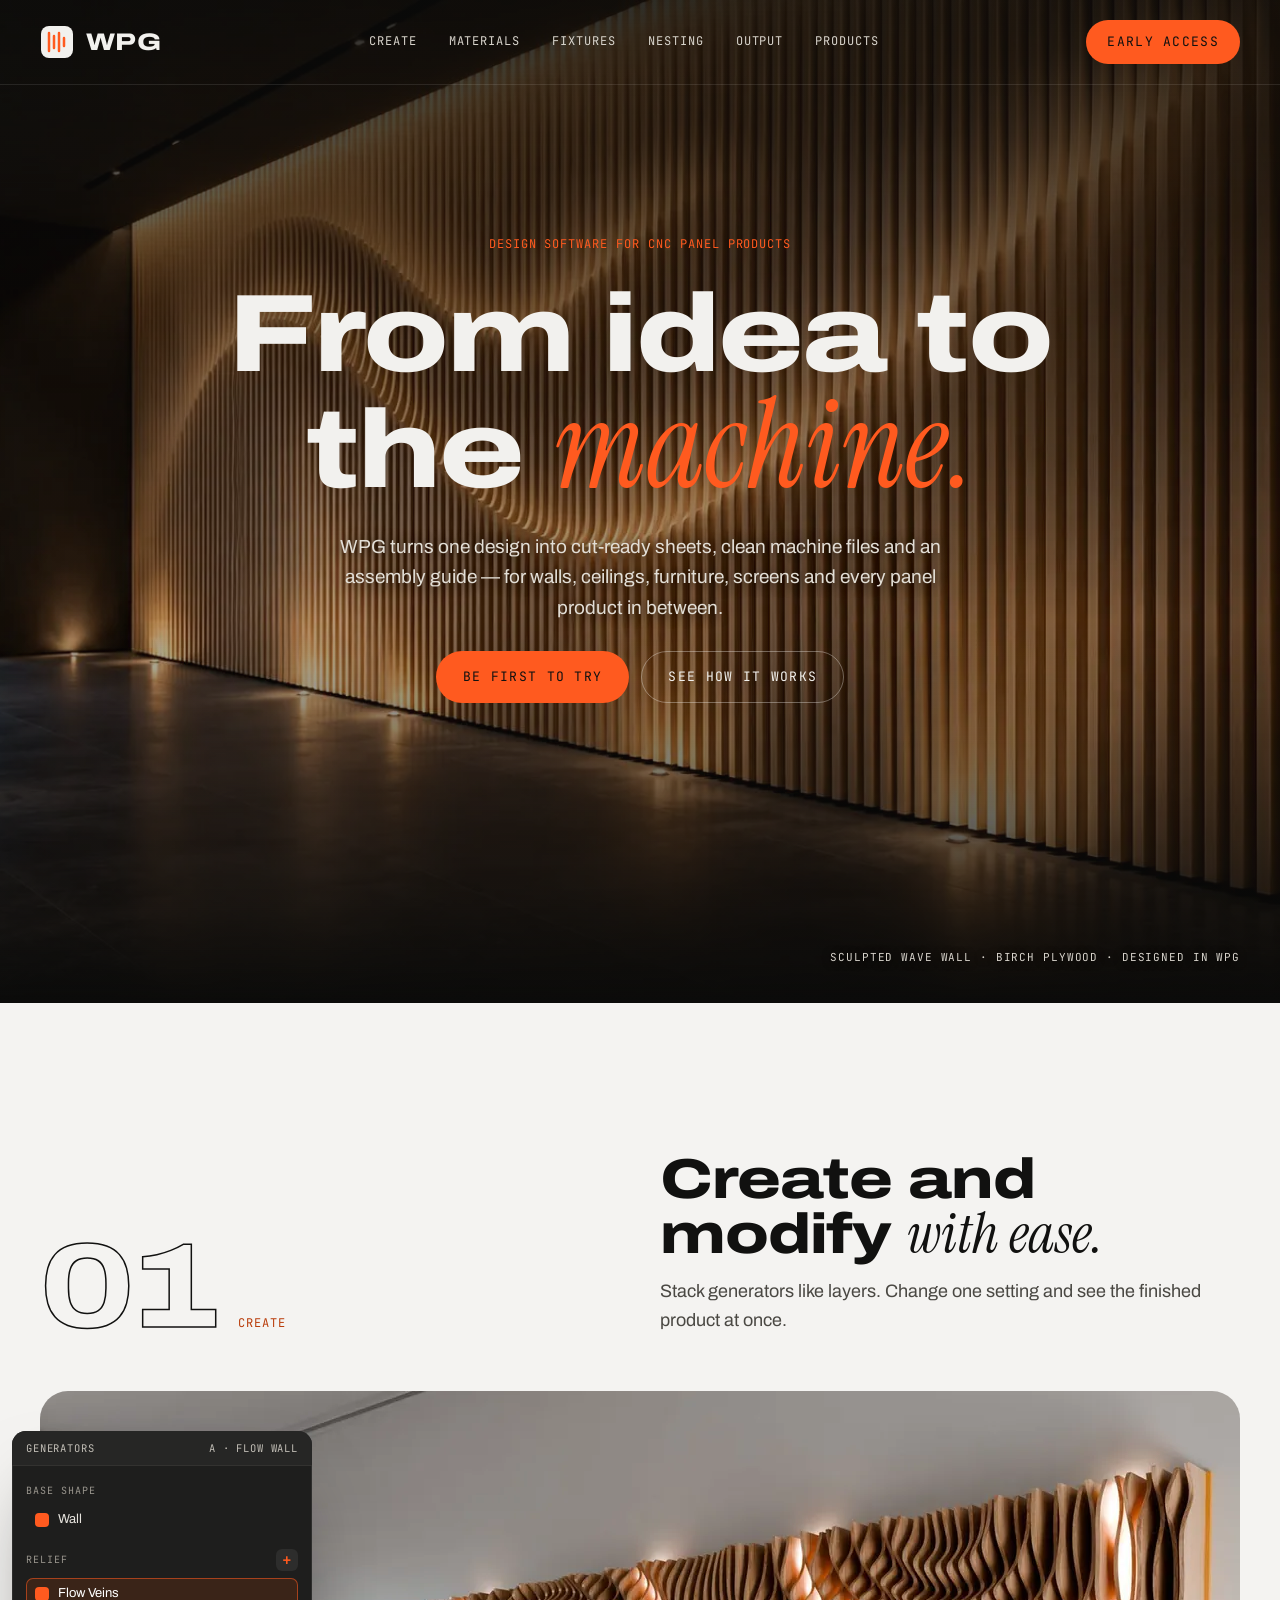
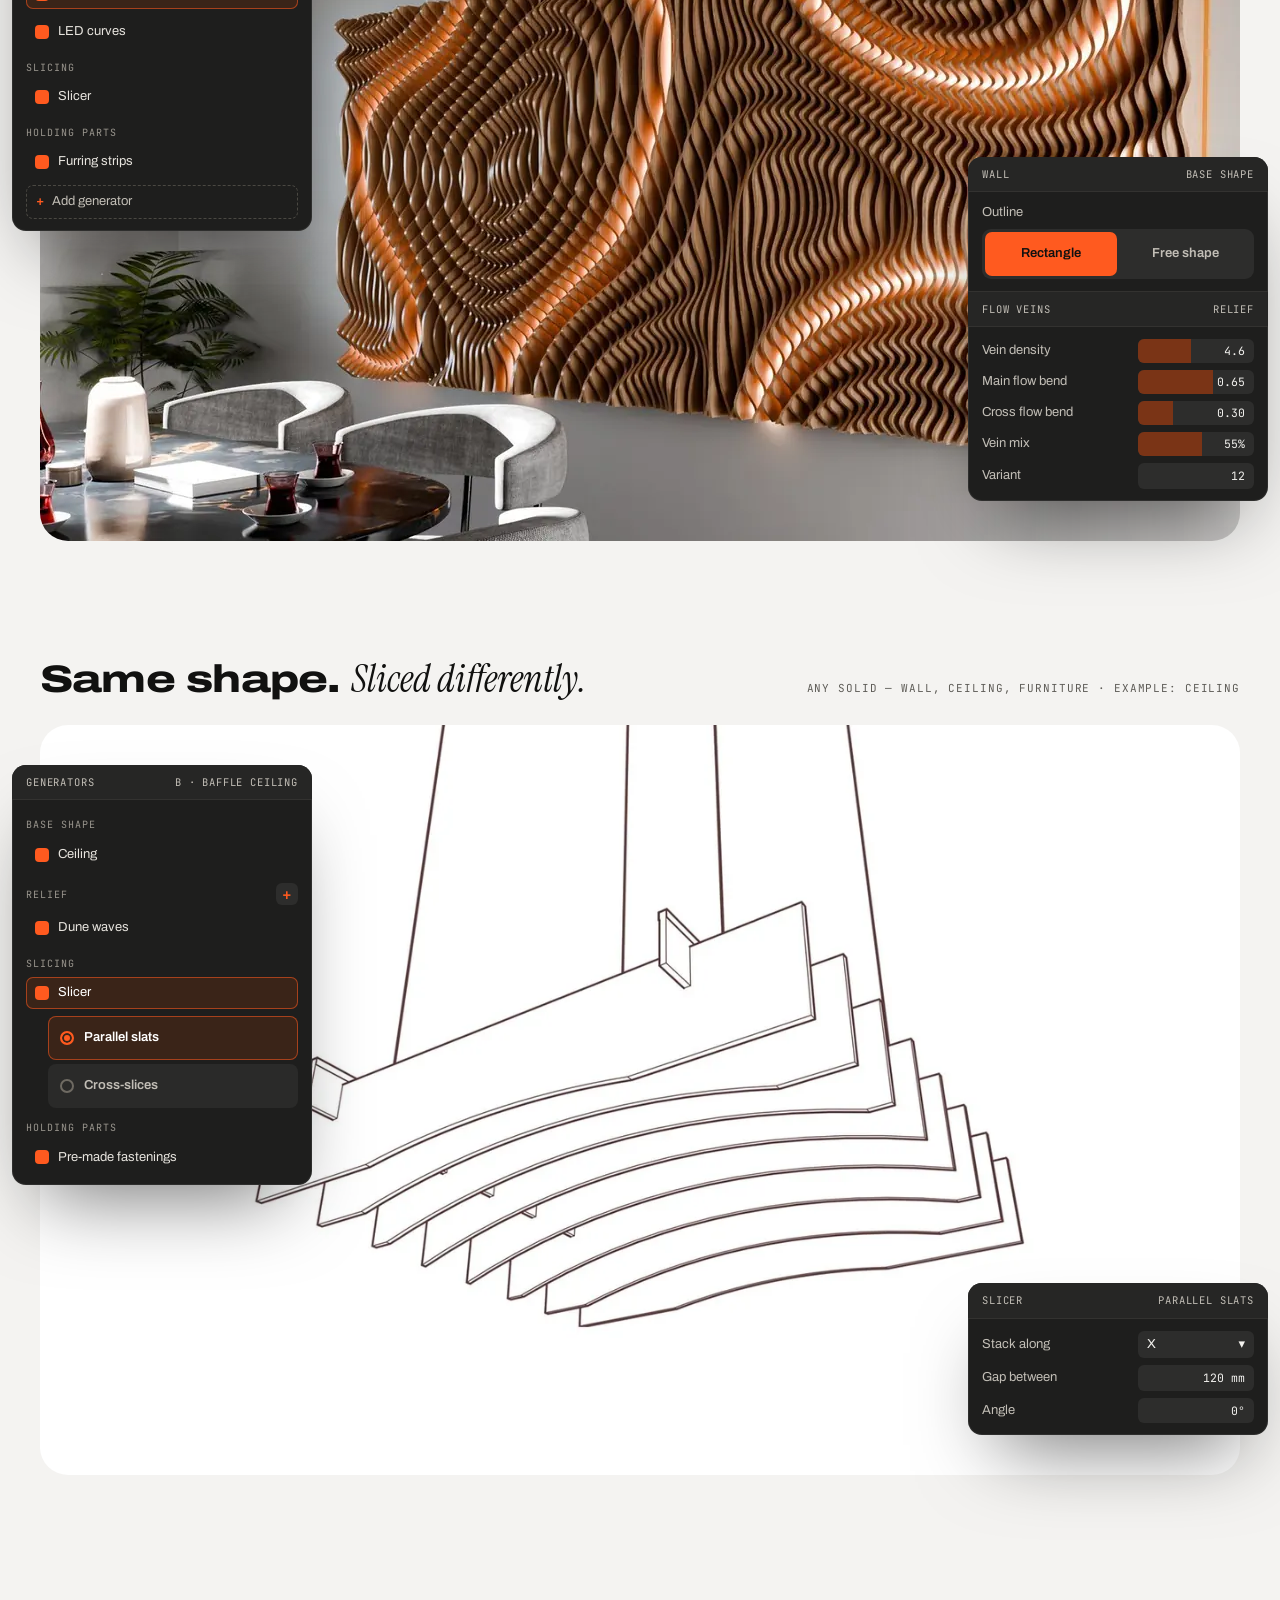
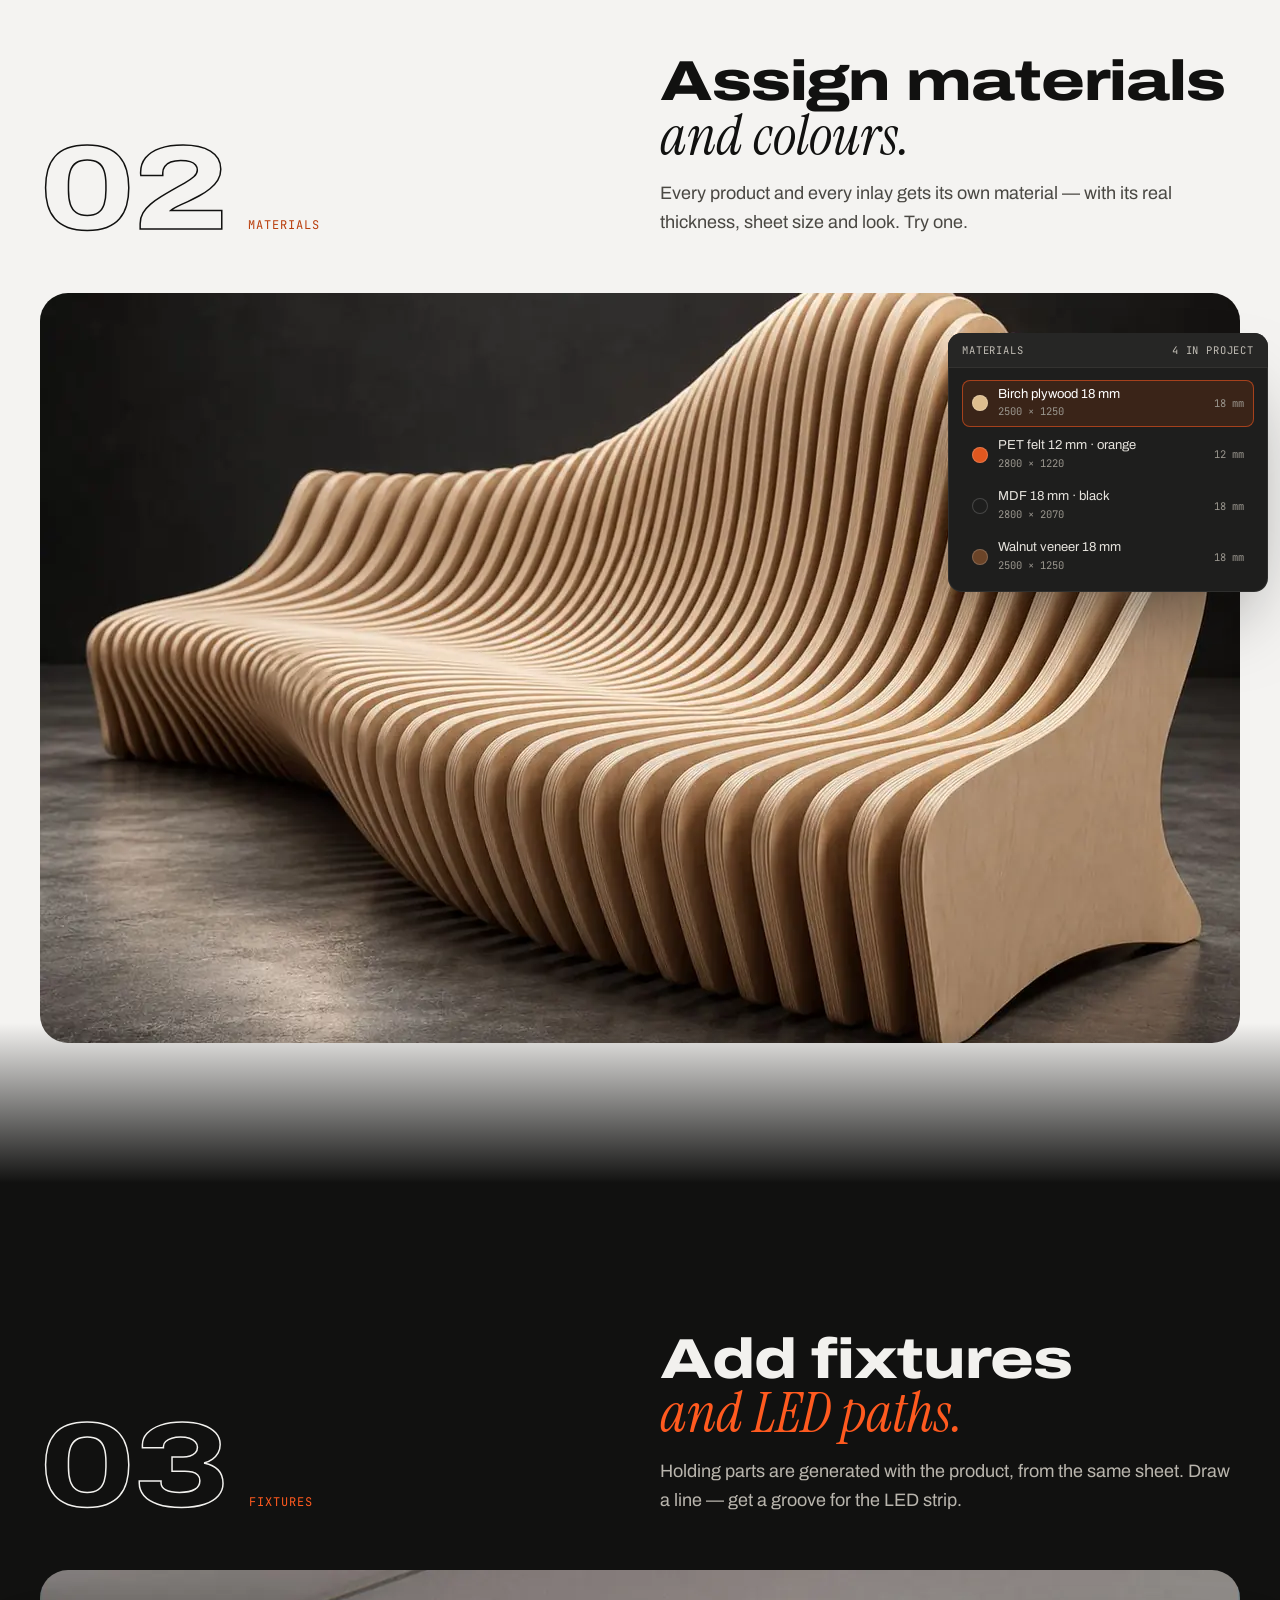
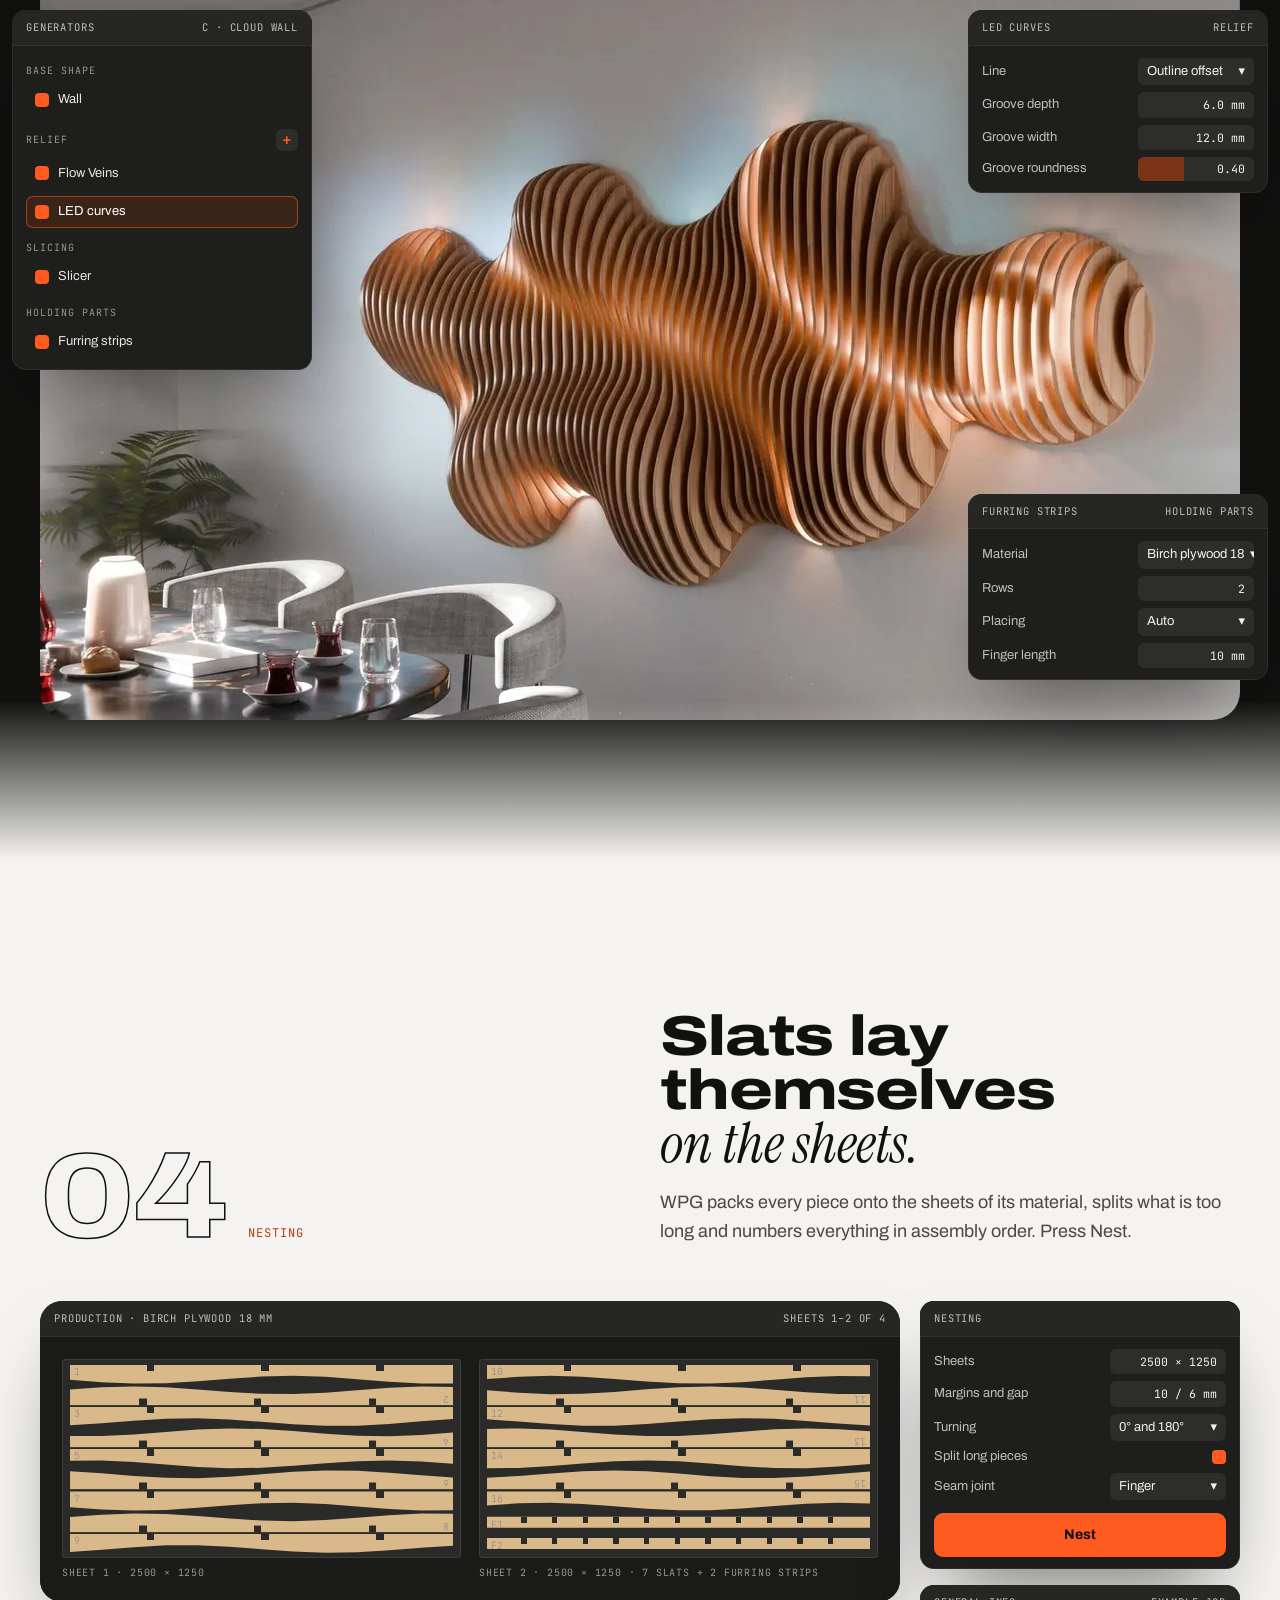
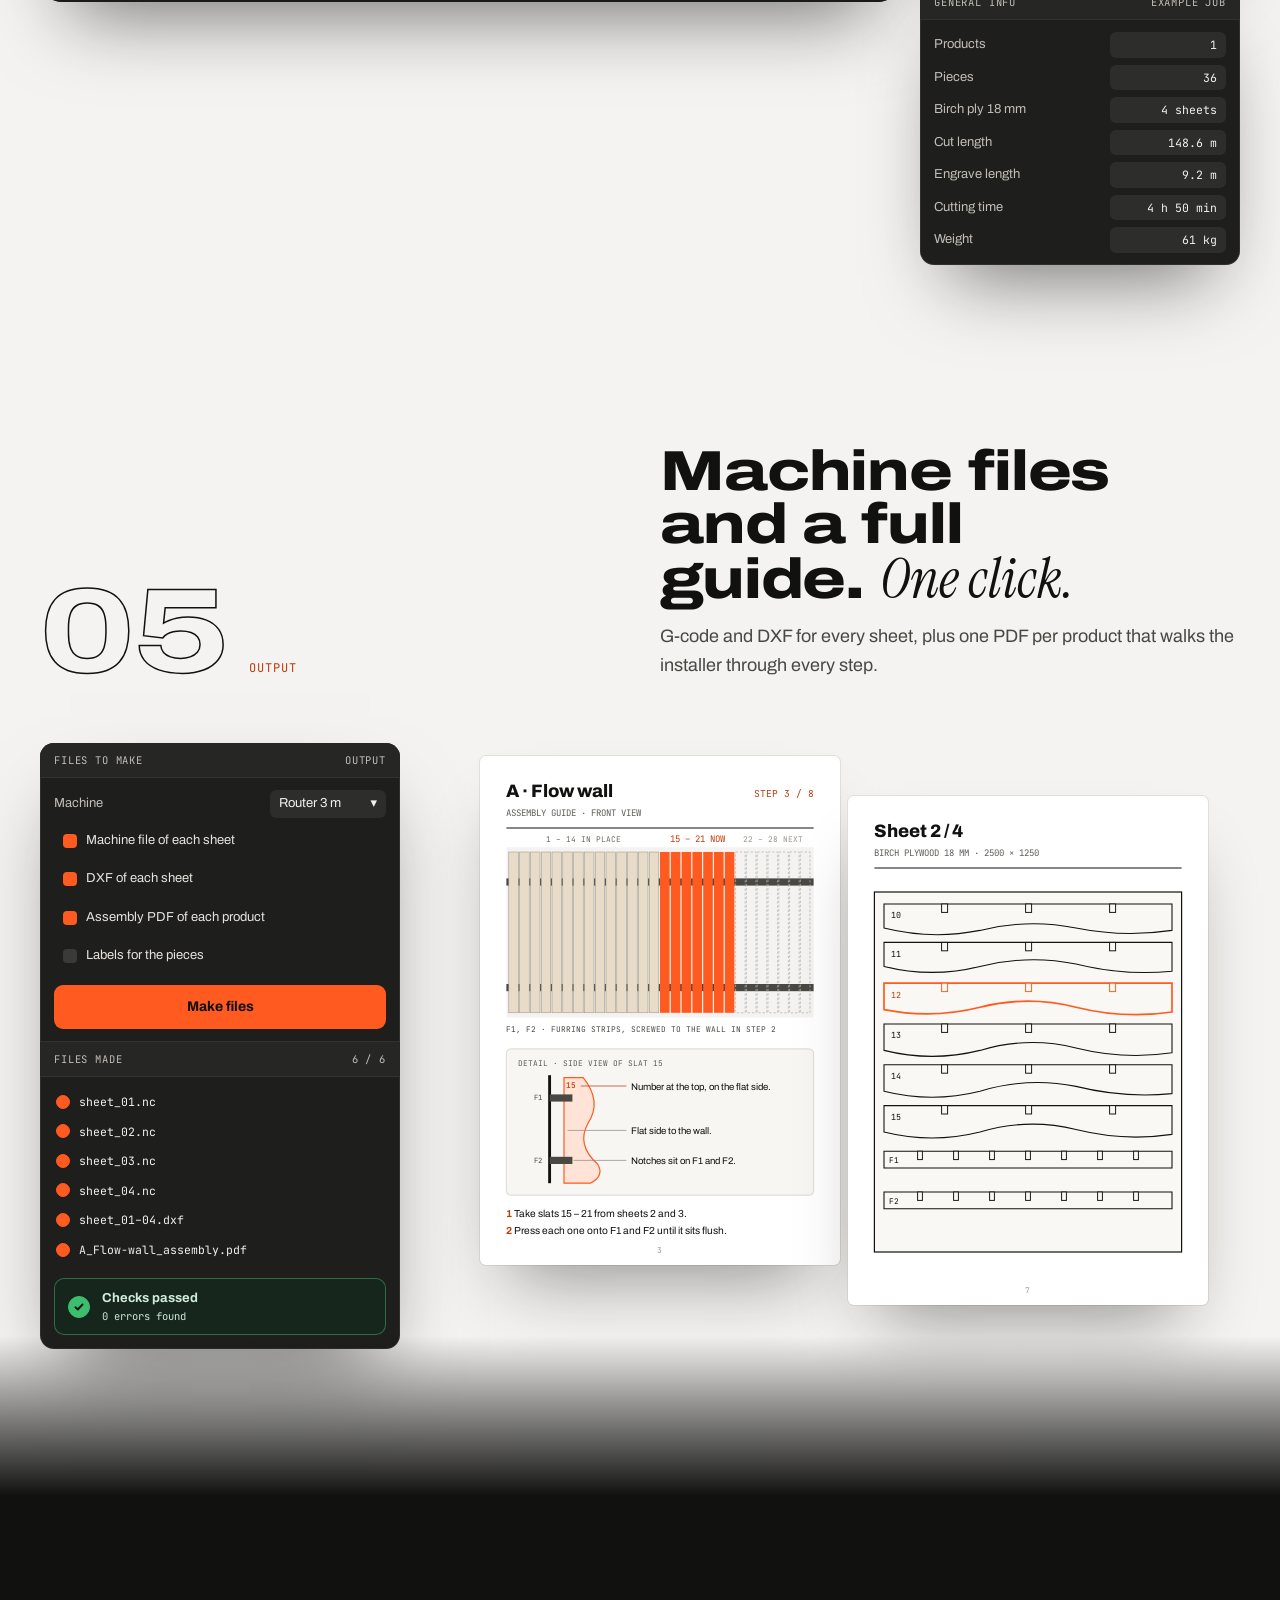
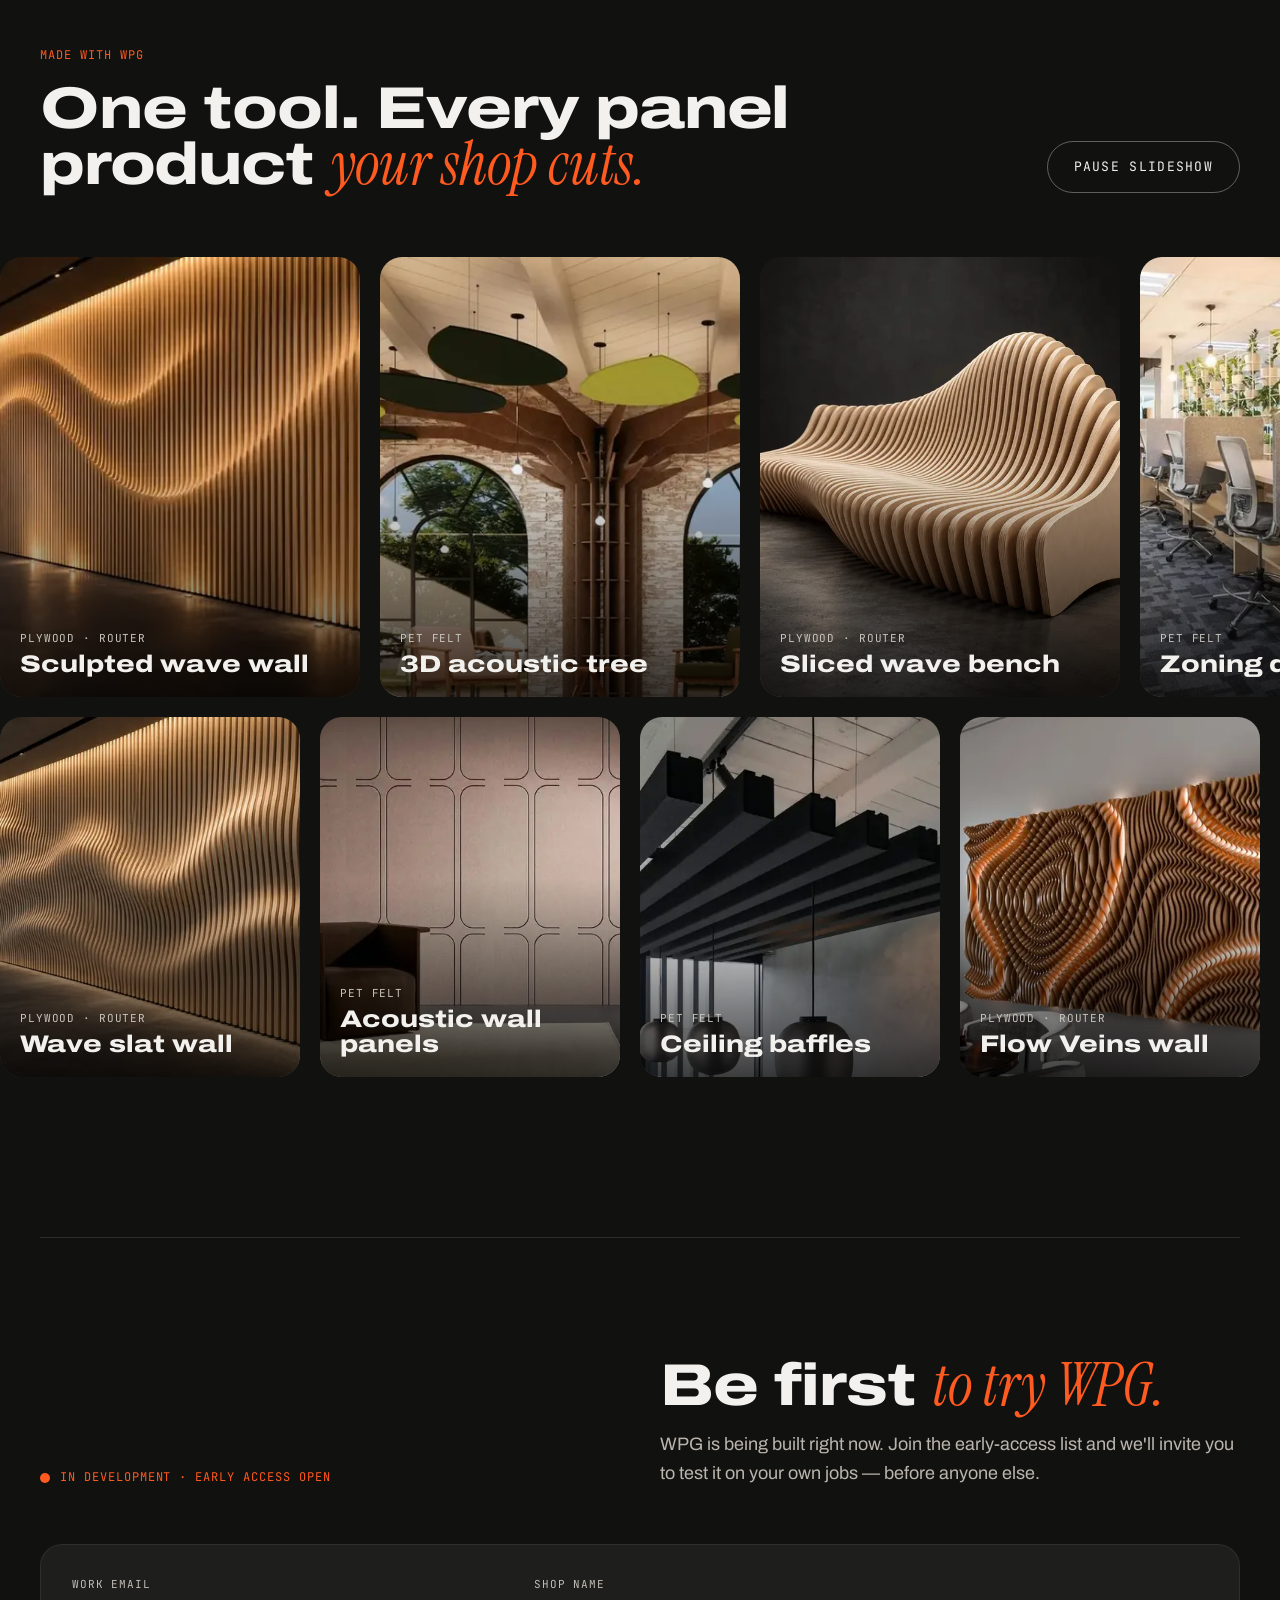
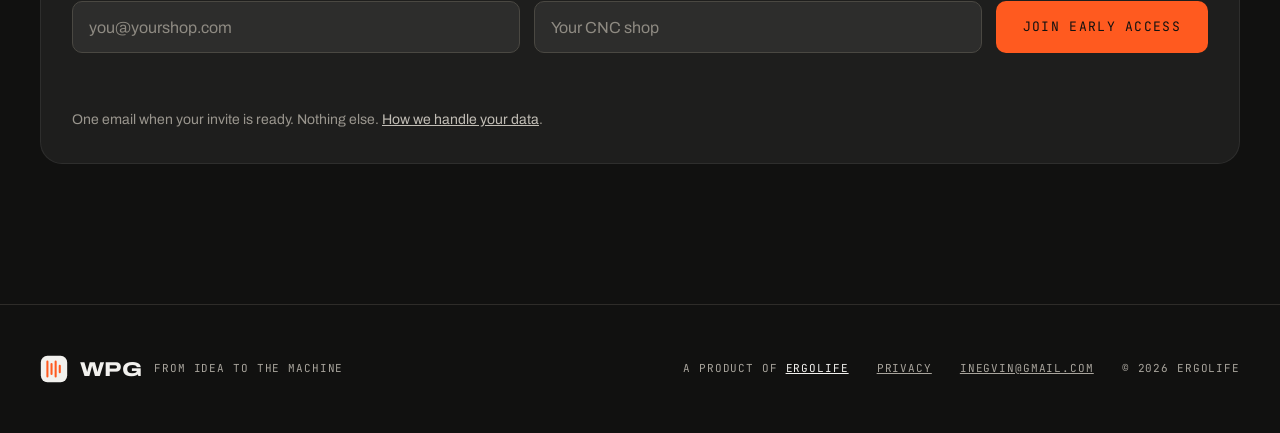
<file: index.html>
<!doctype html>
<html lang="en">
<head>
  <meta charset="utf-8">
  <meta name="viewport" content="width=device-width, initial-scale=1">
  <title>WPG — From idea to the machine | CNC panel design software</title>
  <meta name="description" content="WPG turns one design into cut-ready sheets, clean machine files and an assembly guide — for walls, ceilings, furniture and every CNC panel product. In development: join early access.">
  <meta name="theme-color" content="#0b0b0a">

  <meta property="og:type" content="website">
  <meta property="og:title" content="WPG — From idea to the machine">
  <meta property="og:description" content="Design software for CNC panel products. Nesting, machine files and assembly guides in one tool. Join early access.">
  <meta property="og:image" content="assets/og-image.jpg">
  <meta name="twitter:card" content="summary_large_image">

  <link rel="icon" href="assets/favicon.svg" type="image/svg+xml">
  <link rel="preconnect" href="https://fonts.googleapis.com">
  <link rel="preconnect" href="https://fonts.gstatic.com" crossorigin>
  <link rel="stylesheet" href="https://fonts.googleapis.com/css2?family=Archivo:wdth,wght@100,400;100,600;100,700;125,800&amp;family=Instrument+Serif:ital@1&amp;family=JetBrains+Mono:wght@400;500&amp;display=swap" media="print" onload="this.media='all'">
  <noscript><link rel="stylesheet" href="https://fonts.googleapis.com/css2?family=Archivo:wdth,wght@100,400;100,600;100,700;125,800&amp;family=Instrument+Serif:ital@1&amp;family=JetBrains+Mono:wght@400;500&amp;display=swap"></noscript>
  <link rel="preload" as="image" href="assets/img/hero-wave-lobby.webp" imagesrcset="assets/img/hero-wave-lobby-900.webp 900w, assets/img/hero-wave-lobby.webp 1672w" imagesizes="100vw" fetchpriority="high">
  <link rel="stylesheet" href="css/styles.css">

  <script>document.documentElement.classList.add('js');</script>
  <script src="js/config.js" defer></script>
  <script src="js/main.js" defer></script>
</head>
<body>
<a class="skip-link" href="#main">Skip to content</a>

<!-- ================= HERO ================= -->
<div class="hero">
  <img class="hero__bg" src="assets/img/hero-wave-lobby.webp" srcset="assets/img/hero-wave-lobby-900.webp 900w, assets/img/hero-wave-lobby.webp 1672w" sizes="100vw" alt="" width="1672" height="941" fetchpriority="high" decoding="async">
  <div class="hero__scrim" aria-hidden="true"></div>

  <header class="site-header">
    <div class="wrap site-header__inner">
      <a class="brand" href="#top" aria-label="WPG home">
        <svg width="34" height="34" viewBox="0 0 34 34" aria-hidden="true"><rect x="1" y="1" width="32" height="32" rx="8" fill="#F2F1EE"/><path d="M9 8v18M14 11v12M19 8v18M24 13v8" stroke="#FF5A1F" stroke-width="2.5" stroke-linecap="round"/></svg>
        <span class="brand__name">WPG</span>
      </a>
      <nav class="site-nav mono" aria-label="Main">
        <a href="#create">Create</a>
        <a href="#materials">Materials</a>
        <a href="#fixtures">Fixtures</a>
        <a href="#nesting">Nesting</a>
        <a href="#output">Output</a>
        <a href="#products">Products</a>
      </nav>
      <a class="btn btn--primary btn--small" href="#early-access">Early access</a>
    </div>
  </header>

  <section id="top" class="wrap hero__content" aria-labelledby="hero-title">
    <p class="hero__eyebrow mono">Design software for CNC panel products</p>
    <h1 id="hero-title" class="display h1 hero__title">From idea to the <span class="serif">machine.</span></h1>
    <p class="hero__lede">WPG turns one design into cut-ready sheets, clean machine files and an assembly guide — for walls, ceilings, furniture, screens and every panel product in between.</p>
    <div class="hero__actions">
      <a class="btn btn--primary" href="#early-access">Be first to try</a>
      <a class="btn btn--ghost" href="#create">See how it works</a>
    </div>
  </section>

  <div class="wrap hero__caption"><span class="mono">Sculpted wave wall · birch plywood · designed in WPG</span></div>
</div>

<main id="main">

<!-- ================= 01 CREATE ================= -->
<section id="create" class="section section--light" aria-labelledby="create-title">
  <div class="wrap">
    <div class="chapter-head" data-reveal>
      <div class="chapter-head__label"><span class="chapter-head__num" aria-hidden="true">01</span><span class="chapter-head__tag mono">Create</span></div>
      <div class="chapter-head__text">
        <h2 id="create-title" class="display h2">Create and modify <span class="serif">with ease.</span></h2>
        <p class="lede">Stack generators like layers. Change one setting and see the finished product at once.</p>
      </div>
    </div>

    <div class="stage">
      <img class="shot" id="outline-shot" data-reveal="grow" src="assets/img/flow-veins-rectangle.webp" width="1600" height="1000" alt="Flow Veins relief wall with a rectangular outline, on a dining-room wall" loading="lazy" decoding="async">

      <div class="float float--tl" data-reveal="pop">
        <div class="ui" aria-label="Generator stack, interface preview">
          <div class="ui__head"><span>Generators</span><span>A · Flow wall</span></div>
          <div class="ui__body">
            <span class="ui__group">Base shape</span>
            <div class="ui__item"><span class="tick"></span>Wall</div>
            <div class="ui__group-row"><span class="ui__group">Relief</span><span class="ui__plus" aria-hidden="true">+</span></div>
            <div class="ui__item is-on"><span class="tick"></span>Flow Veins</div>
            <div class="ui__item"><span class="tick"></span>LED curves</div>
            <span class="ui__group">Slicing</span>
            <div class="ui__item"><span class="tick"></span>Slicer</div>
            <span class="ui__group">Holding parts</span>
            <div class="ui__item"><span class="tick"></span>Furring strips</div>
            <div class="ui__add"><b>+</b>Add generator</div>
          </div>
        </div>
      </div>

      <div class="float float--br" data-reveal="pop">
        <div class="ui">
          <div class="ui__head"><span>Wall</span><span>Base shape</span></div>
          <div class="ui__body">
            <span class="ui__label">Outline</span>
            <div class="seg" role="group" aria-label="Outline of the wall">
              <button type="button" class="seg__btn" data-outline="rectangle" aria-pressed="true">Rectangle</button>
              <button type="button" class="seg__btn" data-outline="free" aria-pressed="false">Free shape</button>
            </div>
          </div>
          <div class="ui__head ui__head--split"><span>Flow Veins</span><span>Relief</span></div>
          <div class="ui__body">
            <div class="ui__row"><span class="ui__label">Vein density</span><div class="ui__slider"><span class="ui__slider-fill" style="width:46%"></span><span class="ui__slider-val">4.6</span></div></div>
            <div class="ui__row"><span class="ui__label">Main flow bend</span><div class="ui__slider"><span class="ui__slider-fill" style="width:65%"></span><span class="ui__slider-val">0.65</span></div></div>
            <div class="ui__row"><span class="ui__label">Cross flow bend</span><div class="ui__slider"><span class="ui__slider-fill" style="width:30%"></span><span class="ui__slider-val">0.30</span></div></div>
            <div class="ui__row"><span class="ui__label">Vein mix</span><div class="ui__slider"><span class="ui__slider-fill" style="width:55%"></span><span class="ui__slider-val">55%</span></div></div>
            <div class="ui__row"><span class="ui__label">Variant</span><div class="ui__value">12</div></div>
          </div>
        </div>
      </div>
    </div>

    <!-- slicing -->
    <div class="sub-head" data-reveal>
      <h3 class="display h3">Same shape. <span class="serif">Sliced differently.</span></h3>
      <span class="sub-head__note mono">Any solid — wall, ceiling, furniture · example: ceiling</span>
    </div>
    <div class="stage" id="slicer">
      <div class="shot-frame" data-reveal="grow">
        <img id="slicer-shot" src="assets/img/ceiling-parallel.webp" width="1200" height="1200" alt="Suspended baffle ceiling made of parallel slats" loading="lazy" decoding="async">
      </div>

      <div class="float float--tl" data-reveal="pop">
        <div class="ui">
          <div class="ui__head"><span>Generators</span><span>B · Baffle ceiling</span></div>
          <div class="ui__body">
            <span class="ui__group">Base shape</span>
            <div class="ui__item"><span class="tick"></span>Ceiling</div>
            <div class="ui__group-row"><span class="ui__group">Relief</span><span class="ui__plus" aria-hidden="true">+</span></div>
            <div class="ui__item"><span class="tick"></span>Dune waves</div>
            <span class="ui__group">Slicing</span>
            <div class="ui__item is-on"><span class="tick"></span>Slicer</div>
            <div class="options" role="radiogroup" aria-label="Slicer type">
              <button type="button" class="option" role="radio" data-slice="parallel" aria-checked="true"><span class="option__dot" aria-hidden="true"></span>Parallel slats</button>
              <button type="button" class="option" role="radio" data-slice="cross" aria-checked="false"><span class="option__dot" aria-hidden="true"></span>Cross-slices</button>
            </div>
            <span class="ui__group">Holding parts</span>
            <div class="ui__item"><span class="tick"></span>Pre-made fastenings</div>
          </div>
        </div>
      </div>

      <div class="float float--br" data-reveal="pop">
        <div class="ui">
          <div class="ui__head"><span>Slicer</span><span id="slicer-name">Parallel slats</span></div>
          <div class="ui__body" data-slice-panel="parallel">
            <div class="ui__row"><span class="ui__label">Stack along</span><div class="ui__select"><span>X</span><span aria-hidden="true">▾</span></div></div>
            <div class="ui__row"><span class="ui__label">Gap between</span><div class="ui__value">120 mm</div></div>
            <div class="ui__row"><span class="ui__label">Angle</span><div class="ui__value">0°</div></div>
          </div>
          <div class="ui__body" data-slice-panel="cross" hidden>
            <div class="ui__row"><span class="ui__label">Slices along X</span><div class="ui__value">9</div></div>
            <div class="ui__row"><span class="ui__label">Slices along Y</span><div class="ui__value">7</div></div>
            <div class="ui__row"><span class="ui__label">Angle</span><div class="ui__value">0°</div></div>
          </div>
        </div>
      </div>
    </div>
  </div>
</section>

<!-- ================= 02 MATERIALS ================= -->
<section id="materials" class="section section--light section--tight-top" aria-labelledby="materials-title">
  <div class="wrap">
    <div class="chapter-head" data-reveal>
      <div class="chapter-head__label"><span class="chapter-head__num" aria-hidden="true">02</span><span class="chapter-head__tag mono">Materials</span></div>
      <div class="chapter-head__text">
        <h2 id="materials-title" class="display h2">Assign materials <span class="serif">and colours.</span></h2>
        <p class="lede">Every product and every inlay gets its own material — with its real thickness, sheet size and look. Try one.</p>
      </div>
    </div>

    <div class="stage">
      <img class="shot" id="material-shot" data-reveal="grow" src="assets/img/bench-birch.webp" width="1254" height="1254" alt="Sliced wave bench in birch plywood" loading="lazy" decoding="async">
      <div class="float float--tr float--wide" data-reveal="pop">
        <div class="ui">
          <div class="ui__head"><span>Materials</span><span>4 in project</span></div>
          <div class="ui__body ui__body--tight" role="group" aria-label="Pick a material">
            <button type="button" class="material" aria-pressed="true" data-src="assets/img/bench-birch.webp" data-filter="none" data-name="birch plywood">
              <span class="material__swatch" style="background:#ddbd8e"></span><span>Birch plywood 18 mm<br><small>2500 × 1250</small></span><small>18 mm</small>
            </button>
            <button type="button" class="material" aria-pressed="false" data-src="assets/img/bench-pet-felt.webp" data-filter="none" data-name="orange PET felt">
              <span class="material__swatch" style="background:#e0571f"></span><span>PET felt 12 mm · orange<br><small>2800 × 1220</small></span><small>12 mm</small>
            </button>
            <button type="button" class="material" aria-pressed="false" data-src="assets/img/bench-birch.webp" data-filter="grayscale(1) brightness(.42) contrast(1.35)" data-name="black MDF">
              <span class="material__swatch" style="background:#1e1e1d"></span><span>MDF 18 mm · black<br><small>2800 × 2070</small></span><small>18 mm</small>
            </button>
            <button type="button" class="material" aria-pressed="false" data-src="assets/img/bench-birch.webp" data-filter="sepia(.35) saturate(1.3) brightness(.6) contrast(1.1)" data-name="walnut veneer">
              <span class="material__swatch" style="background:#6b4428"></span><span>Walnut veneer 18 mm<br><small>2500 × 1250</small></span><small>18 mm</small>
            </button>
          </div>
        </div>
      </div>
    </div>
  </div>
</section>

<!-- ================= 03 FIXTURES & LED ================= -->
<section id="fixtures" class="section section--dark section--blend-dark" aria-labelledby="fixtures-title">
  <div class="wrap">
    <div class="chapter-head" data-reveal>
      <div class="chapter-head__label"><span class="chapter-head__num" aria-hidden="true">03</span><span class="chapter-head__tag mono">Fixtures</span></div>
      <div class="chapter-head__text">
        <h2 id="fixtures-title" class="display h2">Add fixtures <span class="serif">and LED paths.</span></h2>
        <p class="lede">Holding parts are generated with the product, from the same sheet. Draw a line — get a groove for the LED strip.</p>
      </div>
    </div>

    <div class="stage">
      <img class="shot" data-reveal="grow" src="assets/img/flow-veins-led.webp" width="1600" height="1000" alt="Free-shape relief wall with an LED back light" loading="lazy" decoding="async">

      <div class="float float--tl" data-reveal="pop">
        <div class="ui">
          <div class="ui__head"><span>Generators</span><span>C · Cloud wall</span></div>
          <div class="ui__body">
            <span class="ui__group">Base shape</span>
            <div class="ui__item"><span class="tick"></span>Wall</div>
            <div class="ui__group-row"><span class="ui__group">Relief</span><span class="ui__plus" aria-hidden="true">+</span></div>
            <div class="ui__item"><span class="tick"></span>Flow Veins</div>
            <div class="ui__item is-on"><span class="tick"></span>LED curves</div>
            <span class="ui__group">Slicing</span>
            <div class="ui__item"><span class="tick"></span>Slicer</div>
            <span class="ui__group">Holding parts</span>
            <div class="ui__item"><span class="tick"></span>Furring strips</div>
          </div>
        </div>
      </div>

      <div class="float float--tr" data-reveal="pop">
        <div class="ui">
          <div class="ui__head"><span>LED curves</span><span>Relief</span></div>
          <div class="ui__body">
            <div class="ui__row"><span class="ui__label">Line</span><div class="ui__select"><span>Outline offset</span><span aria-hidden="true">▾</span></div></div>
            <div class="ui__row"><span class="ui__label">Groove depth</span><div class="ui__value">6.0 mm</div></div>
            <div class="ui__row"><span class="ui__label">Groove width</span><div class="ui__value">12.0 mm</div></div>
            <div class="ui__row"><span class="ui__label">Groove roundness</span><div class="ui__slider"><span class="ui__slider-fill" style="width:40%"></span><span class="ui__slider-val">0.40</span></div></div>
          </div>
        </div>
      </div>

      <div class="float float--br" data-reveal="pop">
        <div class="ui">
          <div class="ui__head"><span>Furring strips</span><span>Holding parts</span></div>
          <div class="ui__body">
            <div class="ui__row"><span class="ui__label">Material</span><div class="ui__select"><span>Birch plywood 18</span><span aria-hidden="true">▾</span></div></div>
            <div class="ui__row"><span class="ui__label">Rows</span><div class="ui__value">2</div></div>
            <div class="ui__row"><span class="ui__label">Placing</span><div class="ui__select"><span>Auto</span><span aria-hidden="true">▾</span></div></div>
            <div class="ui__row"><span class="ui__label">Finger length</span><div class="ui__value">10 mm</div></div>
          </div>
        </div>
      </div>
    </div>
  </div>
</section>

<!-- ================= 04 NESTING ================= -->
<section id="nesting" class="section section--light section--blend-light" aria-labelledby="nesting-title">
  <div class="wrap">
    <div class="chapter-head" data-reveal>
      <div class="chapter-head__label"><span class="chapter-head__num" aria-hidden="true">04</span><span class="chapter-head__tag mono">Nesting</span></div>
      <div class="chapter-head__text">
        <h2 id="nesting-title" class="display h2">Slats lay themselves <span class="serif">on the sheets.</span></h2>
        <p class="lede">WPG packs every piece onto the sheets of its material, splits what is too long and numbers everything in assembly order. Press Nest.</p>
      </div>
    </div>

    <div class="production">
      <div class="ui" data-reveal="grow" style="border-radius:22px">
        <div class="ui__head"><span>Production · Birch plywood 18 mm</span><span>Sheets 1–2 of 4</span></div>
        <div class="sheets">
          <div class="sheet-wrap">
            <div class="sheet" data-sheet="0" role="img" aria-label="Sheet 1: nine numbered slats, every other one turned upside down to fit"></div>
            <span class="mono">Sheet 1 · 2500 × 1250</span>
          </div>
          <div class="sheet-wrap">
            <div class="sheet" data-sheet="1" role="img" aria-label="Sheet 2: seven numbered slats and two furring strips, F1 and F2"></div>
            <span class="mono">Sheet 2 · 2500 × 1250 · 7 slats + 2 furring strips</span>
          </div>
        </div>
      </div>

      <div class="production__side">
        <div class="ui" data-reveal="pop">
          <div class="ui__head"><span>Nesting</span><span></span></div>
          <div class="ui__body">
            <div class="ui__row"><span class="ui__label">Sheets</span><div class="ui__value">2500 × 1250</div></div>
            <div class="ui__row"><span class="ui__label">Margins and gap</span><div class="ui__value">10 / 6 mm</div></div>
            <div class="ui__row"><span class="ui__label">Turning</span><div class="ui__select"><span>0° and 180°</span><span aria-hidden="true">▾</span></div></div>
            <div class="ui__row"><span class="ui__label">Split long pieces</span><div class="ui__check"><span class="tick"></span></div></div>
            <div class="ui__row"><span class="ui__label">Seam joint</span><div class="ui__select"><span>Finger</span><span aria-hidden="true">▾</span></div></div>
            <button type="button" class="ui-btn" id="nest-btn">Nest</button>
          </div>
        </div>
        <div class="ui" data-reveal="pop">
          <div class="ui__head"><span>General info</span><span>Example job</span></div>
          <div class="ui__body">
            <div class="ui__row"><span class="ui__label">Products</span><div class="ui__value">1</div></div>
            <div class="ui__row"><span class="ui__label">Pieces</span><div class="ui__value">36</div></div>
            <div class="ui__row"><span class="ui__label">Birch ply 18 mm</span><div class="ui__value">4 sheets</div></div>
            <div class="ui__row"><span class="ui__label">Cut length</span><div class="ui__value">148.6 m</div></div>
            <div class="ui__row"><span class="ui__label">Engrave length</span><div class="ui__value">9.2 m</div></div>
            <div class="ui__row"><span class="ui__label">Cutting time</span><div class="ui__value">4 h 50 min</div></div>
            <div class="ui__row"><span class="ui__label">Weight</span><div class="ui__value">61 kg</div></div>
          </div>
        </div>
      </div>
    </div>
  </div>
</section>

<!-- ================= 05 OUTPUT ================= -->
<section id="output" class="section section--light section--tight-top" aria-labelledby="output-title">
  <div class="wrap">
    <div class="chapter-head" data-reveal>
      <div class="chapter-head__label"><span class="chapter-head__num" aria-hidden="true">05</span><span class="chapter-head__tag mono">Output</span></div>
      <div class="chapter-head__text">
        <h2 id="output-title" class="display h2">Machine files and a full guide. <span class="serif">One click.</span></h2>
        <p class="lede">G-code and DXF for every sheet, plus one PDF per product that walks the installer through every step.</p>
      </div>
    </div>

    <div class="output">
      <div class="ui" data-reveal="pop">
        <div class="ui__head"><span>Files to make</span><span>Output</span></div>
        <div class="ui__body">
          <div class="ui__row"><span class="ui__label">Machine</span><div class="ui__select"><span>Router 3 m</span><span aria-hidden="true">▾</span></div></div>
          <div class="ui__item"><span class="tick"></span>Machine file of each sheet</div>
          <div class="ui__item"><span class="tick"></span>DXF of each sheet</div>
          <div class="ui__item"><span class="tick"></span>Assembly PDF of each product</div>
          <div class="ui__item"><span class="tick tick--off"></span>Labels for the pieces</div>
          <button type="button" class="ui-btn" id="make-btn">Make files</button>
        </div>
        <div class="ui__head ui__head--split"><span>Files made</span><span id="files-count">6 / 6</span></div>
        <ul class="ui__body ui__body--tight" id="files-list" style="list-style:none;margin:0" aria-live="polite">
          <li class="file is-done"><span class="file__dot"></span>sheet_01.nc</li>
          <li class="file is-done"><span class="file__dot"></span>sheet_02.nc</li>
          <li class="file is-done"><span class="file__dot"></span>sheet_03.nc</li>
          <li class="file is-done"><span class="file__dot"></span>sheet_04.nc</li>
          <li class="file is-done"><span class="file__dot"></span>sheet_01–04.dxf</li>
          <li class="file is-done"><span class="file__dot"></span>A_Flow-wall_assembly.pdf</li>
        </ul>
        <div class="check is-ok" id="files-check" role="status">
          <span class="check__icon" aria-hidden="true"><svg width="12" height="12" viewBox="0 0 12 12" fill="none" stroke="currentColor" stroke-width="2" stroke-linecap="round" stroke-linejoin="round"><path d="M2.5 6.2l2.3 2.3 4.7-5"/></svg></span>
          <span class="check__text"><strong id="check-title">Checks passed</strong><span id="check-note">0 errors found</span></span>
        </div>
      </div>

      <div class="pages">
        <figure class="page page--1" data-reveal="grow">
          <svg viewBox="0 0 300 424" role="img" aria-label="Assembly guide page, step 3 of 8: slats 1 to 14 are in place, slats 15 to 21 are added now, slats 22 to 28 come next. A side-view detail shows the flat side to the wall, the number at the top and the notches on furring strips F1 and F2.">
            <text x="22" y="34" font-family="Archivo, sans-serif" font-weight="800" font-size="15" fill="#111110">A · Flow wall</text>
            <text x="22" y="50" font-family="JetBrains Mono, monospace" font-size="7.5" fill="#5E5C57">ASSEMBLY GUIDE · FRONT VIEW</text>
            <text x="278" y="34" text-anchor="end" font-family="JetBrains Mono, monospace" font-size="8" fill="#B93D0B">STEP 3 / 8</text>
            <line x1="22" y1="60" x2="278" y2="60" stroke="#111110"/>
            <rect x="22" y="76" width="256" height="142" fill="#F4F3F1"/>
            <rect x="22" y="102" width="256" height="6" fill="#4A4842"/>
            <rect x="22" y="190" width="256" height="6" fill="#4A4842"/>
            <g fill="#E8DCC8" stroke="#8E8A82" stroke-width=".4">
              <rect x="24" y="80" width="8" height="134"/><rect x="33" y="80" width="8" height="134"/><rect x="42" y="80" width="8" height="134"/><rect x="51" y="80" width="8" height="134"/><rect x="60" y="80" width="8" height="134"/><rect x="69" y="80" width="8" height="134"/><rect x="78" y="80" width="8" height="134"/><rect x="87" y="80" width="8" height="134"/><rect x="96" y="80" width="8" height="134"/><rect x="105" y="80" width="8" height="134"/><rect x="114" y="80" width="8" height="134"/><rect x="123" y="80" width="8" height="134"/><rect x="132" y="80" width="8" height="134"/><rect x="141" y="80" width="8" height="134"/>
            </g>
            <g fill="#FF5A1F">
              <rect x="150" y="80" width="8" height="134"/><rect x="159" y="80" width="8" height="134"/><rect x="168" y="80" width="8" height="134"/><rect x="177" y="80" width="8" height="134"/><rect x="186" y="80" width="8" height="134"/><rect x="195" y="80" width="8" height="134"/><rect x="204" y="80" width="8" height="134"/>
            </g>
            <g fill="none" stroke="#B5B1A9" stroke-width=".6" stroke-dasharray="2 1.5">
              <rect x="213" y="80" width="8" height="134"/><rect x="222" y="80" width="8" height="134"/><rect x="231" y="80" width="8" height="134"/><rect x="240" y="80" width="8" height="134"/><rect x="249" y="80" width="8" height="134"/><rect x="258" y="80" width="8" height="134"/><rect x="267" y="80" width="8" height="134"/>
            </g>
            <text x="181" y="72" text-anchor="middle" font-family="JetBrains Mono, monospace" font-size="7.5" fill="#B93D0B">15 – 21 NOW</text>
            <text x="86" y="72" text-anchor="middle" font-family="JetBrains Mono, monospace" font-size="6.5" fill="#6E6A62">1 – 14 IN PLACE</text>
            <text x="244" y="72" text-anchor="middle" font-family="JetBrains Mono, monospace" font-size="6.5" fill="#9A968E">22 – 28 NEXT</text>
            <text x="22" y="230" font-family="JetBrains Mono, monospace" font-size="6.5" fill="#4A4842">F1, F2 · FURRING STRIPS, SCREWED TO THE WALL IN STEP 2</text>
            <rect x="22" y="244" width="256" height="122" rx="4" fill="#F7F6F3" stroke="#E2E0DB"/>
            <text x="32" y="258" font-family="JetBrains Mono, monospace" font-size="6.5" fill="#5E5C57">DETAIL · SIDE VIEW OF SLAT 15</text>
            <line x1="58" y1="266" x2="58" y2="356" stroke="#111110" stroke-width="2.4"/>
            <path d="M70 268 L86 268 Q102 288 90 306 Q80 324 98 340 Q104 350 92 356 L70 356 Z" fill="#FFE3D6" stroke="#FF5A1F"/>
            <rect x="58" y="282" width="19" height="6" fill="#4A4842"/>
            <rect x="58" y="334" width="19" height="6" fill="#4A4842"/>
            <text x="52" y="287" text-anchor="end" font-family="JetBrains Mono, monospace" font-size="6" fill="#4A4842">F1</text>
            <text x="52" y="339" text-anchor="end" font-family="JetBrains Mono, monospace" font-size="6" fill="#4A4842">F2</text>
            <text x="72" y="277" font-family="JetBrains Mono, monospace" font-size="6.5" font-weight="500" fill="#B93D0B">15</text>
            <line x1="84" y1="275" x2="122" y2="275" stroke="#B93D0B" stroke-width=".6"/>
            <text x="126" y="278" font-family="Archivo, sans-serif" font-size="8" fill="#111110">Number at the top, on the flat side.</text>
            <line x1="73" y1="312" x2="122" y2="312" stroke="#8E8A82" stroke-width=".6"/>
            <text x="126" y="315" font-family="Archivo, sans-serif" font-size="8" fill="#111110">Flat side to the wall.</text>
            <line x1="78" y1="337" x2="122" y2="337" stroke="#8E8A82" stroke-width=".6"/>
            <text x="126" y="340" font-family="Archivo, sans-serif" font-size="8" fill="#111110">Notches sit on F1 and F2.</text>
            <text x="22" y="384" font-family="Archivo, sans-serif" font-size="8.5" fill="#111110"><tspan font-weight="700" fill="#B93D0B">1 </tspan> Take slats 15 – 21 from sheets 2 and 3.</text>
            <text x="22" y="398" font-family="Archivo, sans-serif" font-size="8.5" fill="#111110"><tspan font-weight="700" fill="#B93D0B">2 </tspan> Press each one onto F1 and F2 until it sits flush.</text>
            <text x="150" y="414" text-anchor="middle" font-family="JetBrains Mono, monospace" font-size="6.5" fill="#9A968E">3</text>
          </svg>
        </figure>

        <figure class="page page--2" data-reveal="grow">
          <svg viewBox="0 0 300 424" role="img" aria-label="Sheet layout page: sheet 2 of 4 with numbered slats and furring strips F1 and F2">
            <text x="22" y="34" font-family="Archivo, sans-serif" font-weight="800" font-size="15" fill="#111110">Sheet 2 / 4</text>
            <text x="22" y="50" font-family="JetBrains Mono, monospace" font-size="7.5" fill="#5E5C57">BIRCH PLYWOOD 18 MM · 2500 × 1250</text>
            <line x1="22" y1="60" x2="278" y2="60" stroke="#111110"/>
            <rect x="22" y="80" width="256" height="300" fill="#FAF8F4" stroke="#111110"/>
            <g fill="none" stroke="#111110" stroke-width=".9">
              <path d="M30 90 H270 V112 Q230 118 190 110 Q150 102 110 112 Q70 120 30 110 Z"/>
              <path d="M30 122 H270 V146 Q230 150 190 140 Q150 132 110 142 Q70 152 30 142 Z"/>
              <path d="M30 156 H270 V180 Q230 186 190 176 Q150 166 110 176 Q70 186 30 178 Z" stroke="#FF5A1F" stroke-width="1.4"/>
              <path d="M30 190 H270 V214 Q230 220 190 210 Q150 200 110 212 Q70 222 30 212 Z"/>
              <path d="M30 224 H270 V248 Q230 252 190 242 Q150 234 110 246 Q70 256 30 246 Z"/>
              <path d="M30 258 H270 V282 Q230 288 190 278 Q150 268 110 280 Q70 290 30 280 Z"/>
              <path d="M30 296 H270 V310 H30 Z"/>
              <path d="M30 330 H270 V344 H30 Z"/>
            </g>
            <g fill="#FAF8F4" stroke="#111110" stroke-width=".8">
              <rect x="78" y="90" width="5" height="7"/><rect x="148" y="90" width="5" height="7"/><rect x="218" y="90" width="5" height="7"/>
              <rect x="78" y="122" width="5" height="7"/><rect x="148" y="122" width="5" height="7"/><rect x="218" y="122" width="5" height="7"/>
              <rect x="78" y="156" width="5" height="7" stroke="#FF5A1F"/><rect x="148" y="156" width="5" height="7" stroke="#FF5A1F"/><rect x="218" y="156" width="5" height="7" stroke="#FF5A1F"/>
              <rect x="78" y="190" width="5" height="7"/><rect x="148" y="190" width="5" height="7"/><rect x="218" y="190" width="5" height="7"/>
              <rect x="78" y="224" width="5" height="7"/><rect x="148" y="224" width="5" height="7"/><rect x="218" y="224" width="5" height="7"/>
              <rect x="78" y="258" width="5" height="7"/><rect x="148" y="258" width="5" height="7"/><rect x="218" y="258" width="5" height="7"/>
              <rect x="58" y="296" width="4" height="7"/><rect x="88" y="296" width="4" height="7"/><rect x="118" y="296" width="4" height="7"/><rect x="148" y="296" width="4" height="7"/><rect x="178" y="296" width="4" height="7"/><rect x="208" y="296" width="4" height="7"/><rect x="238" y="296" width="4" height="7"/>
              <rect x="58" y="330" width="4" height="7"/><rect x="88" y="330" width="4" height="7"/><rect x="118" y="330" width="4" height="7"/><rect x="148" y="330" width="4" height="7"/><rect x="178" y="330" width="4" height="7"/><rect x="208" y="330" width="4" height="7"/><rect x="238" y="330" width="4" height="7"/>
            </g>
            <g font-family="JetBrains Mono, monospace" font-size="7" fill="#111110">
              <text x="36" y="102">10</text><text x="36" y="134">11</text><text x="36" y="168" fill="#B93D0B">12</text><text x="36" y="202">13</text><text x="36" y="236">14</text><text x="36" y="270">15</text>
              <text x="34" y="306" font-size="6.5">F1</text><text x="34" y="340" font-size="6.5">F2</text>
            </g>
            <text x="150" y="414" text-anchor="middle" font-family="JetBrains Mono, monospace" font-size="6.5" fill="#9A968E">7</text>
          </svg>
        </figure>
      </div>
    </div>
  </div>
</section>

<!-- ================= PRODUCTS ================= -->
<section id="products" class="section section--dark section--blend-dark" aria-labelledby="products-title">
  <div class="wrap products-head">
    <div class="products-head__text" data-reveal>
      <p class="mono" style="margin:0;color:var(--accent)">Made with WPG</p>
      <h2 id="products-title" class="display h2">One tool. Every panel product <span class="serif">your shop cuts.</span></h2>
    </div>
    <button type="button" class="btn btn--ghost" id="marquee-toggle" aria-pressed="false">Pause slideshow</button>
  </div>

  <div id="marquees">
    <div class="marquee">
      <div class="marquee__track">
        <figure class="card"><img src="assets/img/wave-lobby-card.webp" alt="Sculpted wave slat wall in a lobby" loading="lazy" decoding="async" width="900" height="507"><figcaption><span class="card__meta mono">Plywood · Router</span><span class="card__name">Sculpted wave wall</span></figcaption></figure>
        <figure class="card"><img src="assets/img/acoustic-tree.webp" alt="3D acoustic tree made of PET felt panels" loading="lazy" decoding="async" width="900" height="600"><figcaption><span class="card__meta mono">PET felt</span><span class="card__name">3D acoustic tree</span></figcaption></figure>
        <figure class="card"><img src="assets/img/wave-bench-card.webp" alt="Sliced wave bench in plywood" loading="lazy" decoding="async" width="900" height="900"><figcaption><span class="card__meta mono">Plywood · Router</span><span class="card__name">Sliced wave bench</span></figcaption></figure>
        <figure class="card"><img src="assets/img/zoning-screens.webp" alt="PET felt zoning screens between office desks" loading="lazy" decoding="async" width="900" height="600"><figcaption><span class="card__meta mono">PET felt</span><span class="card__name">Zoning desk screens</span></figcaption></figure>
        <figure class="card"><img src="assets/img/card-flow-veins-free-shape.webp" alt="Free-shape relief wall panel" loading="lazy" decoding="async" width="1600" height="1000"><figcaption><span class="card__meta mono">Plywood · Router</span><span class="card__name">Cloud relief wall</span></figcaption></figure>
      </div>
    </div>
    <div class="marquee marquee--reverse">
      <div class="marquee__track">
        <figure class="card"><img src="assets/img/wave-slat-wall.webp" alt="Wave slat wall with warm back light" loading="lazy" decoding="async" width="1200" height="800"><figcaption><span class="card__meta mono">Plywood · Router</span><span class="card__name">Wave slat wall</span></figcaption></figure>
        <figure class="card"><img src="assets/img/acoustic-wall-panels.webp" alt="PET felt acoustic wall panels behind an armchair" loading="lazy" decoding="async" width="900" height="600"><figcaption><span class="card__meta mono">PET felt</span><span class="card__name">Acoustic wall panels</span></figcaption></figure>
        <figure class="card"><img src="assets/img/ceiling-baffles.webp" alt="Black PET felt ceiling baffles above pendant lamps" loading="lazy" decoding="async" width="900" height="600"><figcaption><span class="card__meta mono">PET felt</span><span class="card__name">Ceiling baffles</span></figcaption></figure>
        <figure class="card"><img src="assets/img/card-flow-veins-rectangle.webp" alt="Flow Veins relief wall" loading="lazy" decoding="async" width="1600" height="1000"><figcaption><span class="card__meta mono">Plywood · Router</span><span class="card__name">Flow Veins wall</span></figcaption></figure>
        <figure class="card"><img src="assets/img/card-bench-pet-felt.webp" alt="Sliced wave bench in orange PET felt" loading="lazy" decoding="async" width="1536" height="1024"><figcaption><span class="card__meta mono">PET felt · Knife</span><span class="card__name">Felt wave bench</span></figcaption></figure>
      </div>
    </div>
  </div>

  <!-- ================= EARLY ACCESS ================= -->
  <div class="wrap">
    <div class="signup" id="early-access">
      <div class="chapter-head" data-reveal>
        <div class="chapter-head__text">
          <p class="signup__status mono"><span class="live-dot" aria-hidden="true"></span>In development · early access open</p>
        </div>
        <div class="chapter-head__text">
          <h2 class="display h2">Be first <span class="serif">to try WPG.</span></h2>
          <p class="lede">WPG is being built right now. Join the early-access list and we'll invite you to test it on your own jobs — before anyone else.</p>
        </div>
      </div>

      <form class="signup-form" id="signup-form" novalidate data-reveal="grow">
        <div class="field">
          <label class="mono" for="signup-email">Work email</label>
          <input id="signup-email" type="email" name="email" placeholder="you@yourshop.com" autocomplete="email" required maxlength="200">
        </div>
        <div class="field">
          <label class="mono" for="signup-shop">Shop name</label>
          <input id="signup-shop" type="text" name="shop" placeholder="Your CNC shop" autocomplete="organization" maxlength="200">
        </div>
        <div class="hp" aria-hidden="true">
          <label for="signup-website">Leave this field empty</label>
          <input id="signup-website" type="text" name="website" tabindex="-1" autocomplete="off">
        </div>
        <button type="submit" class="btn btn--primary">Join early access</button>
        <p class="signup-form__msg" id="signup-msg" role="status" aria-live="polite"></p>
        <p class="signup-form__note">One email when your invite is ready. Nothing else. <a href="privacy.html">How we handle your data</a>.</p>
      </form>
    </div>
  </div>
</section>

</main>

<footer class="site-footer">
  <div class="wrap site-footer__inner">
    <div class="site-footer__brand">
      <svg width="28" height="28" viewBox="0 0 34 34" aria-hidden="true"><rect x="1" y="1" width="32" height="32" rx="8" fill="#F2F1EE"/><path d="M9 8v18M14 11v12M19 8v18M24 13v8" stroke="#FF5A1F" stroke-width="2.5" stroke-linecap="round"/></svg>
      <span class="brand__name">WPG</span>
      <span class="mono" style="font-size:11px;color:#a8a49c">From idea to the machine</span>
    </div>
    <div class="site-footer__links mono">
      <span class="owner">A product of <a href="https://ergolife.ua/" rel="noopener">Ergolife</a></span>
      <a href="privacy.html">Privacy</a>
      <a href="mailto:inegvin@gmail.com">inegvin@gmail.com</a>
      <span>© <span id="year">2026</span> Ergolife</span>
    </div>
  </div>
</footer>
</body>
</html>
</file>
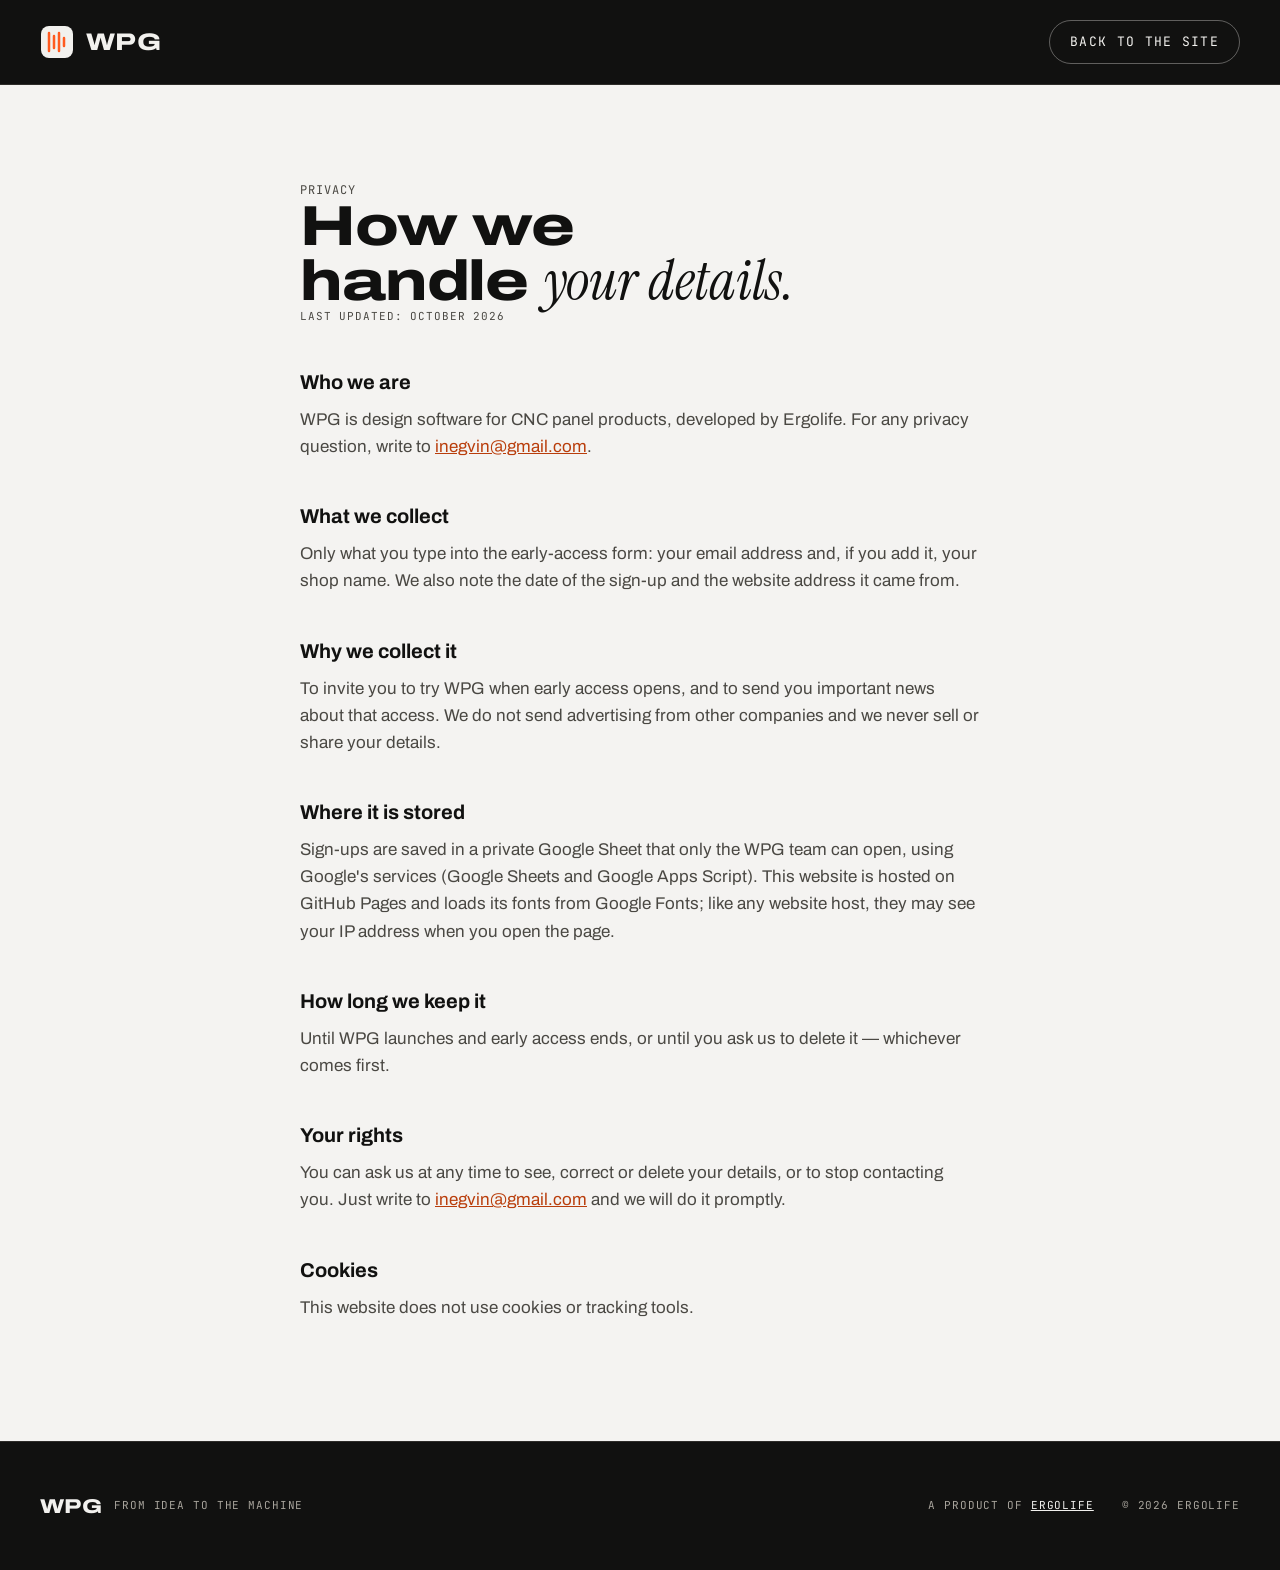
<file: privacy.html>
<!doctype html>
<html lang="en">
<head>
  <meta charset="utf-8">
  <meta name="viewport" content="width=device-width, initial-scale=1">
  <title>Privacy — WPG</title>
  <meta name="description" content="How WPG handles the details you leave in the early-access form.">
  <meta name="robots" content="noindex">
  <link rel="icon" href="assets/favicon.svg" type="image/svg+xml">
  <link rel="preconnect" href="https://fonts.googleapis.com">
  <link rel="preconnect" href="https://fonts.gstatic.com" crossorigin>
  <link rel="stylesheet" href="https://fonts.googleapis.com/css2?family=Archivo:wdth,wght@100,400;100,600;100,700;125,800&amp;family=Instrument+Serif:ital@1&amp;family=JetBrains+Mono:wght@400;500&amp;display=swap">
  <link rel="stylesheet" href="css/styles.css">
</head>
<body>
<header class="site-footer" style="border-top:0;border-bottom:1px solid #2e2c29">
  <div class="wrap site-header__inner">
    <a class="brand" href="index.html" aria-label="WPG home">
      <svg width="34" height="34" viewBox="0 0 34 34" aria-hidden="true"><rect x="1" y="1" width="32" height="32" rx="8" fill="#F2F1EE"/><path d="M9 8v18M14 11v12M19 8v18M24 13v8" stroke="#FF5A1F" stroke-width="2.5" stroke-linecap="round"/></svg>
      <span class="brand__name">WPG</span>
    </a>
    <a class="btn btn--ghost btn--small" href="index.html">Back to the site</a>
  </div>
</header>

<main class="legal wrap">
  <p class="mono legal__tag">Privacy</p>
  <h1 class="display h2">How we handle <span class="serif">your details.</span></h1>
  <p class="legal__updated mono">Last updated: October 2026</p>

  <h2>Who we are</h2>
  <p>WPG is design software for CNC panel products, developed by Ergolife. For any privacy question, write to <a href="mailto:inegvin@gmail.com">inegvin@gmail.com</a>.</p>

  <h2>What we collect</h2>
  <p>Only what you type into the early-access form: your email address and, if you add it, your shop name. We also note the date of the sign-up and the website address it came from.</p>

  <h2>Why we collect it</h2>
  <p>To invite you to try WPG when early access opens, and to send you important news about that access. We do not send advertising from other companies and we never sell or share your details.</p>

  <h2>Where it is stored</h2>
  <p>Sign-ups are saved in a private Google Sheet that only the WPG team can open, using Google's services (Google Sheets and Google Apps Script). This website is hosted on GitHub Pages and loads its fonts from Google Fonts; like any website host, they may see your IP address when you open the page.</p>

  <h2>How long we keep it</h2>
  <p>Until WPG launches and early access ends, or until you ask us to delete it — whichever comes first.</p>

  <h2>Your rights</h2>
  <p>You can ask us at any time to see, correct or delete your details, or to stop contacting you. Just write to <a href="mailto:inegvin@gmail.com">inegvin@gmail.com</a> and we will do it promptly.</p>

  <h2>Cookies</h2>
  <p>This website does not use cookies or tracking tools.</p>
</main>

<footer class="site-footer">
  <div class="wrap site-footer__inner">
    <div class="site-footer__brand"><span class="brand__name">WPG</span><span class="mono" style="font-size:11px;color:#a8a49c">From idea to the machine</span></div>
    <div class="site-footer__links mono"><span class="owner">A product of <a href="https://ergolife.ua/" rel="noopener">Ergolife</a></span><span>© 2026 Ergolife</span></div>
  </div>
</footer>
</body>
</html>
</file>
<file: css/styles.css>
/* ==========================================================================
   WPG landing page — styles
   1. Tokens  2. Base  3. Layout & type  4. Buttons  5. Header & hero
   6. Sections  7. Interface fragments  8. Nesting  9. Output & guide
   10. Slideshow  11. Sign-up  12. Footer  13. Motion  14. Responsive
   ========================================================================== */

/* 1. Tokens ---------------------------------------------------------------- */
:root {
  --ink: #111110;
  --ink-2: #4a4843;
  --ink-3: #5e5c57;
  --paper: #f4f3f1;
  --white: #ffffff;
  --night: #111110;
  --night-2: #0b0b0a;
  --panel: #1e1e1d;
  --panel-2: #262625;
  --field: #2d2d2c;
  --line-dark: #333230;
  --line-light: #dad8d3;
  --on-dark: #f2f1ee;
  --on-dark-2: #c2beb6;
  --on-dark-3: #9a968e;
  --accent: #ff5a1f;
  --accent-ink: #b93d0b;     /* orange for small text on light backgrounds */
  --accent-deep: #7a3416;
  --accent-tint: #3a2418;
  --ok: #3dbe6e;

  --font-display: "Archivo", system-ui, -apple-system, "Segoe UI", sans-serif;
  --font-body: "Archivo", system-ui, -apple-system, "Segoe UI", sans-serif;
  --font-serif: "Instrument Serif", Georgia, "Times New Roman", serif;
  --font-mono: "JetBrains Mono", ui-monospace, Menlo, Consolas, monospace;

  --wrap: 1280px;
  --gutter: 40px;
  --radius-lg: 28px;
  --radius-md: 14px;
  --ease: cubic-bezier(.2, .8, .2, 1);
}

/* 2. Base ------------------------------------------------------------------ */
*, *::before, *::after { box-sizing: border-box; }
html { scroll-behavior: smooth; -webkit-text-size-adjust: 100%; }
body {
  margin: 0;
  background: var(--paper);
  color: var(--ink);
  font-family: var(--font-body);
  font-size: 17px;
  line-height: 1.6;
  -webkit-font-smoothing: antialiased;
  overflow-x: hidden;
}
img, svg { display: block; max-width: 100%; }
[hidden] { display: none !important; }
a { color: inherit; }
button, input { font: inherit; }
:focus-visible { outline: 2px solid var(--accent); outline-offset: 3px; }
.visually-hidden {
  position: absolute !important; width: 1px; height: 1px; padding: 0; margin: -1px;
  overflow: hidden; clip: rect(0 0 0 0); white-space: nowrap; border: 0;
}
.skip-link {
  position: absolute; left: 16px; top: -60px; z-index: 100;
  background: var(--accent); color: var(--ink); padding: 10px 16px; border-radius: 8px;
  font-weight: 700; text-decoration: none;
}
.skip-link:focus { top: 16px; }

/* 3. Layout & type --------------------------------------------------------- */
.wrap { width: 100%; max-width: var(--wrap); margin: 0 auto; padding: 0 var(--gutter); }
.mono {
  font-family: var(--font-mono);
  font-size: 12px;
  letter-spacing: .08em;
  text-transform: uppercase;
}
.display {
  font-family: var(--font-display);
  font-stretch: 125%;
  font-weight: 800;
  letter-spacing: -.02em;
  line-height: .95;
  text-wrap: balance;
  margin: 0;
}
.serif {
  font-family: var(--font-serif);
  font-style: italic;
  font-weight: 400;
  font-stretch: 100%;
  letter-spacing: 0;
}
.lede { margin: 0; font-size: 18px; color: var(--ink-2); text-wrap: pretty; }
.h1 { font-size: clamp(52px, 8.6vw, 124px); }
.h2 { font-size: clamp(38px, 4.4vw, 58px); }
.h3 { font-size: clamp(30px, 3vw, 40px); }

/* 4. Buttons --------------------------------------------------------------- */
.btn {
  display: inline-flex; align-items: center; justify-content: center; gap: 10px;
  min-height: 52px; padding: 0 26px;
  border: 1px solid transparent; border-radius: 999px;
  font-family: var(--font-mono); font-size: 13px; letter-spacing: .1em; text-transform: uppercase;
  text-decoration: none; cursor: pointer;
  transition: background-color .2s, border-color .2s, color .2s, transform .2s var(--ease);
}
.btn:active { transform: translateY(1px); }
.btn--primary { background: var(--accent); color: var(--ink); }
.btn--primary:hover { background: #ff7440; }
.btn--ghost { border-color: rgba(242, 241, 238, .35); color: var(--on-dark); background: transparent; }
.btn--ghost:hover { border-color: var(--on-dark); }
.btn--small { min-height: 44px; padding: 0 20px; }

/* 5. Header & hero --------------------------------------------------------- */
.hero {
  position: relative;
  overflow: hidden;
  background: var(--night-2);
  color: var(--on-dark);
  isolation: isolate;
}
.hero__bg {
  position: absolute; inset: 0; z-index: -2;
  width: 100%; height: 100%;
  object-fit: cover; object-position: center 55%;
  transform-origin: center 60%;
  will-change: transform;
}
.hero__scrim {
  position: absolute; inset: 0; z-index: -1;
  background: linear-gradient(180deg,
    rgba(11, 11, 10, .86) 0%,
    rgba(11, 11, 10, .5) 34%,
    rgba(11, 11, 10, .28) 62%,
    rgba(11, 11, 10, .7) 86%,
    var(--night-2) 100%);
}
.site-header { border-bottom: 1px solid rgba(242, 241, 238, .1); }
.site-header__inner {
  display: flex; align-items: center; justify-content: space-between; gap: 24px;
  height: 84px;
}
.brand { display: flex; align-items: center; gap: 12px; text-decoration: none; color: var(--on-dark); }
.brand__name { font-family: var(--font-display); font-stretch: 125%; font-weight: 800; font-size: 24px; letter-spacing: .02em; }
.site-nav { display: flex; gap: 32px; }
.site-nav a { text-decoration: none; color: #d8d4cc; transition: color .2s; }
.site-nav a:hover { color: var(--accent); }

.hero__content {
  display: flex; flex-direction: column; align-items: center; gap: 28px;
  text-align: center;
  padding-top: 150px; padding-bottom: 300px;
}
.hero__eyebrow { margin: 0; color: var(--accent); }
.hero__title { max-width: 1100px; }
.hero__title .serif { color: var(--accent); font-size: 1.12em; }
.hero__lede {
  margin: 0; max-width: 640px; font-size: 19px; color: #e2ded6;
  text-shadow: 0 1px 14px rgba(0, 0, 0, .7);
}
.hero__actions { display: flex; flex-wrap: wrap; justify-content: center; gap: 12px; }
.hero__caption {
  position: absolute; right: 0; left: 0; bottom: 36px;
  display: flex; justify-content: flex-end;
  color: #d8d4cc; text-shadow: 0 1px 8px rgba(0, 0, 0, .8);
}
.hero__caption span { font-size: 11px; }

/* 6. Sections -------------------------------------------------------------- */
.section { padding: 150px 0 140px; }
.section--light { background: var(--paper); }
.section--dark { background: var(--night); color: var(--on-dark); }
.section--dark .lede { color: #b9b5ad; }
.section--tight-top { padding-top: 40px; }
/* soft fade from the section above into this one */
.section--blend-dark, .section--blend-light { position: relative; }
.section--blend-dark::before, .section--blend-light::before {
  content: ""; position: absolute; left: 0; right: 0; top: -160px; height: 160px; pointer-events: none;
}
.section--blend-dark::before { background: linear-gradient(180deg, rgba(17, 17, 16, 0), var(--night)); }
.section--blend-light::before { background: linear-gradient(180deg, rgba(244, 243, 241, 0), var(--paper)); }

.chapter-head {
  display: grid; grid-template-columns: minmax(0, 1fr) minmax(0, 1fr);
  gap: 40px; align-items: end; margin-bottom: 56px;
}
.chapter-head__label { display: flex; align-items: baseline; gap: 20px; }
.chapter-head__num {
  font-family: var(--font-display); font-stretch: 125%; font-weight: 800;
  font-size: 120px; line-height: .8; color: transparent;
  -webkit-text-stroke: 1.5px var(--ink);
}
.section--dark .chapter-head__num { -webkit-text-stroke-color: var(--on-dark); }
.chapter-head__tag { color: var(--accent-ink); }
.section--dark .chapter-head__tag { color: var(--accent); }
.chapter-head__text { display: flex; flex-direction: column; gap: 16px; }
.section--dark .h2 .serif { color: var(--accent); }

.sub-head {
  display: flex; flex-wrap: wrap; justify-content: space-between; align-items: baseline; gap: 16px;
  margin: 120px 0 28px;
}
.sub-head__note { font-size: 11px; color: var(--ink-3); }

/* stage: a large image with interface fragments floating over it */
.stage { position: relative; }
.shot {
  width: 100%; height: auto; aspect-ratio: 16 / 10; object-fit: cover;
  border-radius: var(--radius-lg); background: #e3e1dc;
  transition: filter .6s ease, opacity .35s ease;
}
.section--dark .shot { background: #1c1b19; }
.shot-frame {
  background: var(--white); border-radius: var(--radius-lg);
  aspect-ratio: 16 / 10; overflow: hidden;
  display: flex; align-items: center; justify-content: center;
}
.shot-frame img { height: 118%; width: auto; max-width: none; transition: opacity .35s ease; }
.float { position: absolute; width: 300px; z-index: 1; }
.float--wide { width: 320px; }
.float--tl { left: -28px; top: 40px; }
.float--tr { right: -28px; top: 40px; }
.float--bl { left: -28px; bottom: 40px; }
.float--br { right: -28px; bottom: 40px; }
.is-swapping { opacity: .25; }

/* 7. Interface fragments --------------------------------------------------- */
.ui {
  background: var(--panel); color: #e6e3dd;
  border-radius: var(--radius-md); overflow: hidden;
  box-shadow: 0 40px 80px -30px rgba(0, 0, 0, .55), inset 0 0 0 1px rgba(255, 255, 255, .07);
  font-size: 13px; line-height: 1.35; text-align: left;
}
.ui__head {
  display: flex; justify-content: space-between; align-items: center; gap: 8px;
  padding: 10px 14px; background: var(--panel-2); border-bottom: 1px solid var(--line-dark);
  font-family: var(--font-mono); font-size: 10.5px; letter-spacing: .08em; text-transform: uppercase;
  color: var(--on-dark-2);
}
.ui__head--split { border-top: 1px solid var(--line-dark); }
.ui__body { padding: 12px 14px; display: flex; flex-direction: column; gap: 7px; }
.ui__body--tight { gap: 4px; }
.ui__group {
  font-family: var(--font-mono); font-size: 10px; letter-spacing: .1em; text-transform: uppercase;
  color: var(--on-dark-3); padding-top: 6px;
}
.ui__group-row { display: flex; justify-content: space-between; align-items: center; padding-top: 6px; }
.ui__group-row .ui__group { padding-top: 0; }
.ui__plus {
  width: 22px; height: 22px; border-radius: 6px; background: var(--field); color: var(--accent);
  display: inline-flex; align-items: center; justify-content: center; font-weight: 700; font-size: 15px; line-height: 1;
}
.ui__item { display: flex; align-items: center; gap: 9px; padding: 7px 9px; border-radius: 7px; }
.ui__item.is-on { background: var(--accent-tint); box-shadow: inset 0 0 0 1px rgba(255, 90, 31, .55); color: var(--white); }
.ui__add { display: flex; align-items: center; gap: 8px; padding: 7px 9px; border-radius: 7px; border: 1px dashed #4a4842; color: var(--on-dark-2); }
.ui__add b { color: var(--accent); }
.tick { width: 14px; height: 14px; border-radius: 4px; background: var(--accent); flex: 0 0 auto; }
.tick--off { background: #3a3a38; }
.ui__row { display: grid; grid-template-columns: minmax(0, 1fr) 116px; align-items: center; gap: 10px; }
.ui__label { color: var(--on-dark-2); }
.ui__value, .ui__select {
  background: var(--field); border-radius: 6px; padding: 5px 9px;
  font-family: var(--font-mono); font-size: 11.5px; color: var(--on-dark);
  white-space: nowrap; overflow: hidden; text-overflow: ellipsis;
}
.ui__value { text-align: right; }
.ui__select { display: flex; justify-content: space-between; gap: 6px; font-family: var(--font-body); font-size: 13px; }
.ui__slider { position: relative; height: 24px; background: var(--field); border-radius: 6px; overflow: hidden; font-family: var(--font-mono); font-size: 11.5px; }
.ui__slider-fill { position: absolute; left: 0; top: 0; bottom: 0; background: var(--accent-deep); }
.ui__slider-val { position: relative; display: block; text-align: right; padding: 4px 9px; color: var(--on-dark); }
.ui__check { display: flex; justify-content: flex-end; }

/* segmented choice (outline) */
.seg { display: flex; gap: 3px; padding: 3px; background: var(--field); border-radius: 9px; }
.seg__btn {
  flex: 1; min-height: 44px; border: 0; border-radius: 7px; background: transparent;
  color: var(--on-dark-2); font-weight: 600; font-size: 13px; cursor: pointer;
  transition: background-color .2s, color .2s;
}
.seg__btn:hover { color: var(--white); }
.seg__btn[aria-pressed="true"] { background: var(--accent); color: var(--ink); }

/* radio-style options (slicer) */
.options { display: flex; flex-direction: column; gap: 4px; padding-left: 22px; }
.option {
  display: flex; align-items: center; gap: 10px; width: 100%; min-height: 44px; padding: 0 12px;
  border: 0; border-radius: 8px; background: #2a2a29; color: var(--on-dark-2);
  font-weight: 600; font-size: 13px; text-align: left; cursor: pointer;
  transition: background-color .25s, color .25s;
}
.option:hover { color: var(--white); }
.option__dot { width: 14px; height: 14px; border-radius: 50%; border: 2px solid #6e6a62; flex: 0 0 auto; transition: background-color .25s, border-color .25s; }
.option[aria-checked="true"] { background: var(--accent-tint); box-shadow: inset 0 0 0 1px rgba(255, 90, 31, .55); color: var(--white); }
.option[aria-checked="true"] .option__dot { border-color: var(--accent); background: var(--accent); box-shadow: inset 0 0 0 2px var(--accent-tint); }

/* material list */
.material {
  display: grid; grid-template-columns: 16px minmax(0, 1fr) auto; gap: 10px; align-items: center;
  width: 100%; min-height: 44px; padding: 6px 10px; border: 0; border-radius: 8px;
  background: transparent; color: #e6e3dd; font-size: 13px; text-align: left; cursor: pointer;
}
.material:hover { background: #2a2a29; }
.material[aria-pressed="true"] { background: var(--accent-tint); box-shadow: inset 0 0 0 1px rgba(255, 90, 31, .55); color: var(--white); }
.material small { font-family: var(--font-mono); font-size: 10.5px; color: var(--on-dark-3); }
.material__swatch { width: 16px; height: 16px; border-radius: 50%; box-shadow: inset 0 0 0 1px rgba(255, 255, 255, .18); }

.ui-btn {
  width: 100%; min-height: 44px; margin-top: 6px; border: 0; border-radius: 9px;
  background: var(--accent); color: var(--ink); font-weight: 700; font-size: 14px; cursor: pointer;
}
.ui-btn:hover { background: #ff7440; }

/* 8. Nesting --------------------------------------------------------------- */
.production { display: grid; grid-template-columns: minmax(0, 1fr) 320px; gap: 20px; align-items: start; }
.production__side { display: flex; flex-direction: column; gap: 16px; }
.sheets { background: #1a1a19; padding: 22px; display: grid; grid-template-columns: repeat(2, minmax(0, 1fr)); gap: 18px; }
.sheet-wrap { display: flex; flex-direction: column; gap: 8px; }
.sheet-wrap span { font-size: 10px; color: var(--on-dark-3); }
.sheet { position: relative; aspect-ratio: 2 / 1; background: #2a2a28; border-radius: 4px; box-shadow: inset 0 0 0 1px #3e3d3a; }
.piece {
  position: absolute; left: 2%; width: 96%; height: 9.8%;
  transition: transform .9s var(--ease);
}
.piece__face { position: absolute; inset: 0; background: #d9b98a; }
.piece__notch { position: absolute; top: 0; width: 2%; height: 34%; background: #2a2a28; }
.piece__tooth { position: absolute; top: 22%; width: 1.4%; height: 30%; background: #2a2a28; }
.piece__num {
  position: absolute; left: 1%; top: 12%;
  font-family: var(--font-mono); font-size: 8px; line-height: 1; color: #2b2116;
}

/* 9. Output & guide -------------------------------------------------------- */
.output { display: grid; grid-template-columns: 360px minmax(0, 1fr); gap: 48px; align-items: center; }
.file { display: flex; align-items: center; gap: 9px; padding: 5px 2px; font-family: var(--font-mono); font-size: 11.5px; color: #6e6a62; transition: color .3s; }
.file__dot { width: 14px; height: 14px; border-radius: 50%; border: 1.5px solid #4a4842; flex: 0 0 auto; transition: background-color .3s, border-color .3s; }
.file.is-done { color: var(--on-dark); }
.file.is-done .file__dot { border-color: var(--accent); background: var(--accent); }
.check {
  display: flex; align-items: center; gap: 12px; margin: 4px 14px 14px; padding: 12px 14px;
  border-radius: 10px; background: #252524; color: #8e8a82; box-shadow: inset 0 0 0 1px var(--line-dark);
  transition: background-color .3s, color .3s;
}
.check__icon {
  width: 22px; height: 22px; border-radius: 50%; flex: 0 0 auto;
  display: inline-flex; align-items: center; justify-content: center;
  border: 1.5px solid #4a4842; color: transparent;
}
.check__text { display: flex; flex-direction: column; gap: 1px; }
.check__text strong { font-size: 13px; }
.check__text span { font-family: var(--font-mono); font-size: 10.5px; }
.check.is-ok { background: #16261c; color: #cfebd9; box-shadow: inset 0 0 0 1px #2f6b45; }
.check.is-ok .check__icon { background: var(--ok); border-color: var(--ok); color: #0e1a12; }

.pages { position: relative; height: 620px; }
.page {
  position: absolute; width: 360px; aspect-ratio: 210 / 297; margin: 0;
  background: var(--white); border-radius: 6px;
  box-shadow: 0 40px 70px -30px rgba(17, 17, 16, .45), 0 0 0 1px #e2e0db;
}
.page--1 { left: 4%; top: 20px; transform: rotate(-4deg); }
.page--2 { right: 4%; top: 60px; transform: rotate(3deg); }

/* 10. Slideshow ------------------------------------------------------------ */
.products-head {
  display: flex; flex-wrap: wrap; justify-content: space-between; align-items: flex-end; gap: 32px;
  margin-bottom: 64px;
}
.products-head__text { display: flex; flex-direction: column; gap: 16px; max-width: 760px; }
.products-head .h2 { font-size: clamp(40px, 4.6vw, 64px); }
.marquee { overflow: hidden; }
.marquee + .marquee { margin-top: 20px; }
.marquee__track { display: flex; gap: 20px; width: max-content; animation: marquee 70s linear infinite; }
.marquee--reverse .marquee__track { animation-direction: reverse; animation-duration: 85s; }
.marquee:hover .marquee__track, .is-paused .marquee__track, .is-offscreen .marquee__track { animation-play-state: paused; }
@keyframes marquee { from { transform: translateX(0); } to { transform: translateX(-50%); } }
.card {
  position: relative; flex: 0 0 auto; width: 360px; height: 440px; margin: 0;
  border-radius: 22px; overflow: hidden; background: #1c1b19;
  transition: transform .45s var(--ease);
}
.card:hover { transform: scale(1.04); }
.marquee--reverse .card { width: 300px; height: 360px; }
.card img { position: absolute; inset: 0; width: 100%; height: 100%; object-fit: cover; }
.card::after { content: ""; position: absolute; inset: 0; background: linear-gradient(180deg, rgba(0, 0, 0, 0) 45%, rgba(0, 0, 0, .75) 100%); }
.card figcaption { position: absolute; left: 20px; right: 20px; bottom: 20px; z-index: 1; display: flex; flex-direction: column; gap: 4px; }
.card__meta { font-size: 11px; color: #c9c5bd; }
.card__name { font-family: var(--font-display); font-stretch: 125%; font-weight: 800; font-size: 24px; line-height: 1.05; color: var(--on-dark); }

/* 11. Sign-up -------------------------------------------------------------- */
.signup { margin-top: 160px; padding-top: 120px; border-top: 1px solid #2e2c29; }
.signup__status { margin: 0; color: var(--accent); display: flex; align-items: center; gap: 10px; }
.live-dot { width: 10px; height: 10px; border-radius: 50%; background: var(--accent); animation: blink 1.4s ease-in-out infinite; }
@keyframes blink { 0%, 100% { opacity: 1; } 50% { opacity: .25; } }
.signup .h2 { font-size: clamp(40px, 4.6vw, 64px); }
.signup-form {
  display: grid; grid-template-columns: minmax(0, 1fr) minmax(0, 1fr) auto; gap: 16px 14px; align-items: end;
  background: var(--panel); border-radius: 22px; padding: 32px;
  box-shadow: inset 0 0 0 1px rgba(255, 255, 255, .07);
}
.field { display: flex; flex-direction: column; gap: 8px; }
.field label { font-size: 11px; color: var(--on-dark-2); }
.field input {
  height: 52px; padding: 0 16px; border-radius: 10px;
  background: var(--field); border: 1px solid #4a4842; color: var(--on-dark); font-size: 16px;
}
.field input::placeholder { color: #8e8a82; }
.field input:hover { border-color: #6e6a62; }
.field input:focus { outline: 2px solid var(--accent); outline-offset: 1px; }
.field input[aria-invalid="true"] { border-color: #ff7a6b; }
.signup-form .btn { border-radius: 10px; }
.signup-form .btn[disabled] { opacity: .6; cursor: progress; }
.signup-form__note { grid-column: 1 / -1; margin: 0; font-size: 14px; color: var(--on-dark-3); }
.signup-form__note a { color: var(--on-dark-2); }
.signup-form__msg { grid-column: 1 / -1; margin: 0; font-size: 15px; min-height: 1.6em; }
.signup-form__msg.is-ok { color: #8fe0ad; }
.signup-form__msg.is-error { color: #ff9b8f; }
.hp { position: absolute; left: -9999px; width: 1px; height: 1px; overflow: hidden; }

/* 12. Footer --------------------------------------------------------------- */
.site-footer { background: var(--night); color: var(--on-dark); border-top: 1px solid #2e2c29; }
.site-footer__inner { display: flex; flex-wrap: wrap; justify-content: space-between; align-items: center; gap: 24px; padding-top: 48px; padding-bottom: 48px; }
.site-footer__brand { display: flex; align-items: center; gap: 12px; }
.site-footer__brand .brand__name { font-size: 20px; }
.site-footer__links { display: flex; flex-wrap: wrap; gap: 12px 28px; font-size: 11px; color: #a8a49c; }
.site-footer__links a { color: #a8a49c; }
.site-footer__links a:hover { color: var(--on-dark); }
.site-footer__links .owner a { color: var(--on-dark); }

/* Privacy page */
.legal { max-width: 760px; padding-top: 96px; padding-bottom: 120px; }
.legal__tag { color: var(--accent-ink); margin: 0 0 16px; }
.legal__updated { color: var(--ink-3); font-size: 11px; margin: 20px 0 48px; }
.legal h2 { font-size: 20px; margin: 40px 0 8px; }
.legal p { margin: 0; color: var(--ink-2); }
.legal a { color: var(--accent-ink); }

/* 13. Motion --------------------------------------------------------------- */
/* Elements only move into place; they never fade, so colours stay full-strength. */
.js [data-reveal] { transform: translateY(36px); transition: transform .9s var(--ease); }
.js [data-reveal="grow"] { transform: scale(.94); }
.js [data-reveal="pop"] { transform: translateY(48px) scale(.96); }
.js [data-reveal].is-visible { transform: none; }
.float[data-reveal] { transition-delay: .15s; }

@media (prefers-reduced-motion: reduce) {
  html { scroll-behavior: auto; }
  .js [data-reveal] { transform: none !important; transition: none !important; }
  .marquee__track, .live-dot { animation: none !important; }
  .piece { transition: none; }
  .hero__bg { transform: none !important; }
}

/* 14. Responsive ----------------------------------------------------------- */
@media (max-width: 1000px) {
  :root { --gutter: 20px; }
  .site-nav { display: none; }
  .hero__content { padding-top: 96px; padding-bottom: 200px; }
  .section { padding: 100px 0; }
  .section--tight-top { padding-top: 24px; }
  .chapter-head, .production, .output { grid-template-columns: minmax(0, 1fr); gap: 24px; }
  .chapter-head__num { font-size: 72px; }
  .stage { display: flex; flex-direction: column; }
  .float, .float--wide { position: static; width: auto; margin-top: 16px; }
  .sheets { grid-template-columns: minmax(0, 1fr); }
  .pages { height: auto; display: flex; flex-direction: column; align-items: center; gap: 20px; }
  .page { position: relative; left: auto; right: auto; top: auto; transform: none; width: 100%; max-width: 360px; }
  .card { width: 260px; height: 320px; }
  .marquee--reverse .card { width: 220px; height: 270px; }
  .signup { margin-top: 100px; padding-top: 80px; }
  .signup-form { grid-template-columns: minmax(0, 1fr); padding: 22px; }
}
</file>
